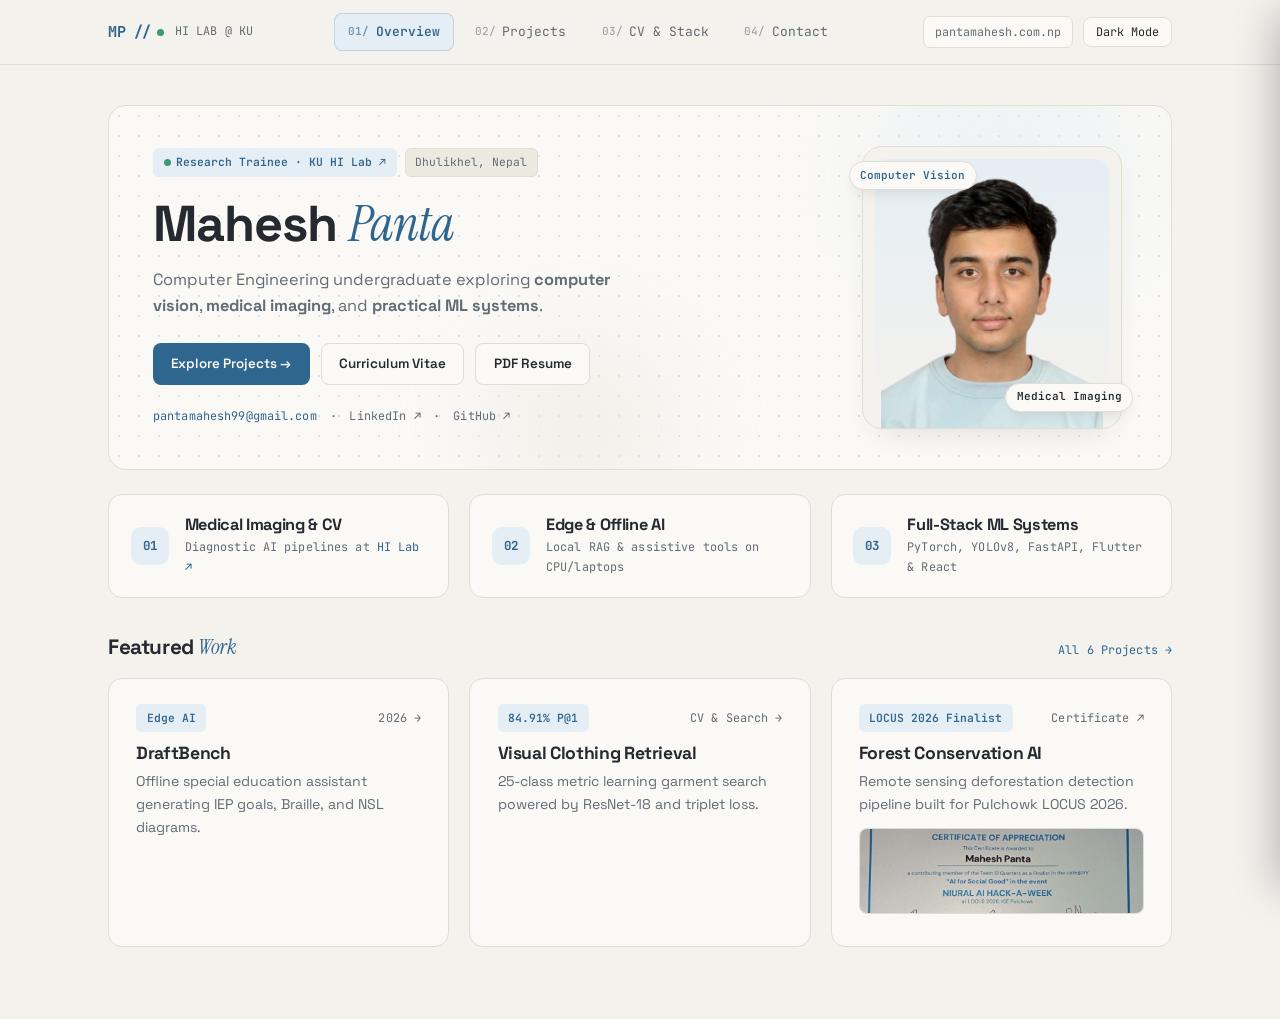
<file: index.html>
<!DOCTYPE html>
<html lang="en">
<head>
  <meta charset="UTF-8">
  <meta name="viewport" content="width=device-width, initial-scale=1.0">
  <title>Mahesh Panta — Overview</title>
  <link rel="icon" href="data:image/svg+xml,&lt;svg xmlns=%22http://www.w3.org/2000/svg%22 viewBox=%220 0 100 100%22&gt;&lt;text y=%22.9em%22 font-size=%2290%22&gt;📄&lt;/text&gt;&lt;/svg&gt;">
  <link rel="preconnect" href="https://fonts.googleapis.com">
  <link rel="preconnect" href="https://fonts.gstatic.com" crossorigin>
  <link href="https://fonts.googleapis.com/css2?family=Instrument+Serif:ital@1&family=JetBrains+Mono:wght@400;600;700&family=Space+Grotesk:wght@400;600;700&display=swap" rel="stylesheet">
  <link rel="stylesheet" href="style.css">
  <script>
    (function() {
      const t = localStorage.getItem('theme');
      if (t) document.documentElement.setAttribute('data-theme', t);
      else if (window.matchMedia('(prefers-color-scheme: dark)').matches) document.documentElement.setAttribute('data-theme', 'dark');
    })();
  </script>
</head>
<body>

  <!-- Responsive Top Navigation -->
  <header class="top-nav">
    <div class="top-nav-inner">
      <a href="./" class="brand-group">
        <span class="logo-mark">MP // <span class="status-dot"></span></span>
        <span class="mono-meta">HI LAB @ KU</span>
      </a>

      <!-- Desktop Tabs -->
      <nav class="horizontal-tabs" aria-label="Primary Navigation">
        <a href="./" class="tab-link active"><span class="num">01/</span>Overview</a>
        <a href="projects/" class="tab-link"><span class="num">02/</span>Projects</a>
        <a href="cv/" class="tab-link"><span class="num">03/</span>CV &amp; Stack</a>
        <a href="contact/" class="tab-link"><span class="num">04/</span>Contact</a>
      </nav>

      <div class="nav-actions">
        <a href="https://pantamahesh.com.np/" target="_blank" class="nav-domain">pantamahesh.com.np</a>
        <button class="theme-toggle" id="theme-toggle">Dark Mode</button>
        <button class="hamburger-btn" id="drawer-open" aria-label="Open navigation menu" aria-expanded="false" aria-controls="mobile-drawer">
          <svg width="20" height="20" viewBox="0 0 24 24" fill="none" stroke="currentColor" stroke-width="2" stroke-linecap="round">
            <line x1="3" y1="6" x2="21" y2="6"></line>
            <line x1="3" y1="12" x2="21" y2="12"></line>
            <line x1="3" y1="18" x2="21" y2="18"></line>
          </svg>
        </button>
      </div>
    </div>
  </header>

  <!-- Mobile Drawer & Backdrop -->
  <div class="drawer-backdrop" id="drawer-backdrop"></div>
  <aside class="mobile-drawer" id="mobile-drawer" aria-label="Mobile Navigation" aria-hidden="true">
    <div>
      <div class="drawer-header">
        <span class="logo-mark">MP // <span class="status-dot"></span></span>
        <button class="drawer-close" id="drawer-close" aria-label="Close navigation menu">&#x2715;</button>
      </div>

      <nav class="drawer-nav">
        <a href="./" class="drawer-link active"><span><span class="num">01/</span>Overview</span><span>&rarr;</span></a>
        <a href="projects/" class="drawer-link"><span><span class="num">02/</span>Projects</span><span>&rarr;</span></a>
        <a href="cv/" class="drawer-link"><span><span class="num">03/</span>CV &amp; Stack</span><span>&rarr;</span></a>
        <a href="contact/" class="drawer-link"><span><span class="num">04/</span>Contact</span><span>&rarr;</span></a>
      </nav>
    </div>

    <div class="drawer-footer">
      <a href="assets/MaheshPanta_CV_deeplearning.pdf" target="_blank" class="btn btn-primary" style="width: 100%;">Download PDF Resume &rarr;</a>
      <div class="drawer-socials">
        <a href="https://pantamahesh.com.np/" target="_blank">pantamahesh.com.np</a>
        <a href="https://github.com/maheshpanta333" target="_blank">GitHub &nearr;</a>
        <a href="https://www.linkedin.com/in/maheshpanta" target="_blank">LinkedIn &nearr;</a>
      </div>
    </div>
  </aside>

  <main class="canvas">
    <!-- Decorated Hero Showcase with Photo -->
    <section class="hero-stage">
      <div class="decor-orb orb-1" aria-hidden="true"></div>
      <div class="decor-orb orb-2" aria-hidden="true"></div>

      <div class="hero-grid">
        <div class="hero-copy">
          <div style="display: flex; gap: 0.5rem; flex-wrap: wrap; margin-bottom: 1rem;">
            <a href="https://hilab.ku.edu.np/" target="_blank" class="pill accent" style="text-decoration: none;">
              <span class="status-dot"></span> Research Trainee · KU HI Lab &nearr;
            </a>
            <span class="pill">Dhulikhel, Nepal</span>
          </div>

          <h1 style="font-size: clamp(2.15rem, 4.5vw, 3.15rem); margin-bottom: 0.7rem;">
            Mahesh <span class="serif-accent">Panta</span>
          </h1>

          <p style="font-size: 1.02rem; color: var(--text-muted); max-width: 500px; margin-bottom: 1.5rem;">
            Computer Engineering undergraduate exploring <strong>computer vision</strong>, <strong>medical imaging</strong>, and <strong>practical ML systems</strong>.
          </p>

          <div class="hero-cta-group">
            <a href="projects/" class="btn btn-primary cta-main">Explore Projects &rarr;</a>
            <a href="cv/" class="btn btn-outline">Curriculum Vitae</a>
            <a href="assets/MaheshPanta_CV_deeplearning.pdf" target="_blank" class="btn btn-outline">PDF Resume</a>
          </div>

          <!-- Minimal Social Links -->
          <div class="hero-social-strip">
            <a href="mailto:pantamahesh99@gmail.com" class="mono-meta" style="color: var(--accent); text-decoration: none;">pantamahesh99@gmail.com</a>
            <span class="mono-meta">&middot;</span>
            <a href="https://www.linkedin.com/in/maheshpanta" target="_blank" class="mono-meta" style="color: var(--text-muted); text-decoration: none;">LinkedIn &nearr;</a>
            <span class="mono-meta">&middot;</span>
            <a href="https://github.com/maheshpanta333" target="_blank" class="mono-meta" style="color: var(--text-muted); text-decoration: none;">GitHub &nearr;</a>
          </div>
        </div>

        <!-- Decorated Portrait Composition -->
        <div class="portrait-showcase">
          <div class="portrait-backdrop" aria-hidden="true"></div>
          <img src="assets/me%20without%20bg.png" alt="Mahesh Panta" class="portrait-img">

          <!-- Floating Domain Badges -->
          <div class="float-badge badge-top">Computer Vision</div>
          <div class="float-badge badge-bottom">Medical Imaging</div>
        </div>
      </div>
    </section>

    <!-- Visual Focus Pillars -->
    <section class="pillars-grid">
      <div class="card pillar-card">
        <div class="pillar-icon">01</div>
        <div>
          <h2 style="font-size: 1.02rem; margin-bottom: 0.2rem;">Medical Imaging &amp; CV</h2>
          <p class="mono-meta">Diagnostic AI pipelines at <a href="https://hilab.ku.edu.np/" target="_blank" style="color: var(--accent); text-decoration: none;">HI Lab &nearr;</a></p>
        </div>
      </div>

      <div class="card pillar-card">
        <div class="pillar-icon">02</div>
        <div>
          <h2 style="font-size: 1.02rem; margin-bottom: 0.2rem;">Edge &amp; Offline AI</h2>
          <p class="mono-meta">Local RAG &amp; assistive tools on CPU/laptops</p>
        </div>
      </div>

      <div class="card pillar-card">
        <div class="pillar-icon">03</div>
        <div>
          <h2 style="font-size: 1.02rem; margin-bottom: 0.2rem;">Full-Stack ML Systems</h2>
          <p class="mono-meta">PyTorch, YOLOv8, FastAPI, Flutter &amp; React</p>
        </div>
      </div>
    </section>

    <!-- Clean Selected Work Preview -->
    <section>
      <div style="display: flex; justify-content: space-between; align-items: baseline; margin-bottom: 1.1rem;">
        <h2 style="font-size: 1.3rem;">Featured <span class="serif-accent">Work</span></h2>
        <a href="projects/" class="mono-meta" style="text-decoration: none; color: var(--accent);">All 6 Projects &rarr;</a>
      </div>

      <div class="featured-grid">
        <a href="projects/" class="card work-tile">
          <div style="display: flex; justify-content: space-between; align-items: center; margin-bottom: 0.65rem;">
            <span class="pill accent">Edge AI</span>
            <span class="mono-meta">2026 &rarr;</span>
          </div>
          <h3 style="font-size: 1.1rem; margin-bottom: 0.35rem;">DraftBench</h3>
          <p style="color: var(--text-muted); font-size: 0.88rem;">
            Offline special education assistant generating IEP goals, Braille, and NSL diagrams.
          </p>
        </a>

        <a href="projects/" class="card work-tile">
          <div style="display: flex; justify-content: space-between; align-items: center; margin-bottom: 0.65rem;">
            <span class="pill accent">84.91% P@1</span>
            <span class="mono-meta">CV &amp; Search &rarr;</span>
          </div>
          <h3 style="font-size: 1.1rem; margin-bottom: 0.35rem;">Visual Clothing Retrieval</h3>
          <p style="color: var(--text-muted); font-size: 0.88rem;">
            25-class metric learning garment search powered by ResNet-18 and triplet loss.
          </p>
        </a>

        <a href="assets/locus_hack_a_week.jpg" target="_blank" class="card work-tile">
          <div style="display: flex; justify-content: space-between; align-items: center; margin-bottom: 0.65rem;">
            <span class="pill accent">LOCUS 2026 Finalist</span>
            <span class="mono-meta">Certificate &nearr;</span>
          </div>
          <h3 style="font-size: 1.1rem; margin-bottom: 0.35rem;">Forest Conservation AI</h3>
          <p style="color: var(--text-muted); font-size: 0.88rem; margin-bottom: 0.75rem;">
            Remote sensing deforestation detection pipeline built for Pulchowk LOCUS 2026.
          </p>
          <img src="assets/locus_hack_a_week.jpg" alt="LOCUS 2026 Certificate" style="width: 100%; height: 86px; object-fit: cover; border-radius: 8px; border: 1px solid var(--border-hairline);">
        </a>
      </div>
    </section>
  </main>

  <script>
    // Theme Toggle
    const toggle = document.getElementById('theme-toggle');
    const html = document.documentElement;
    const setLabel = () => toggle.textContent = html.getAttribute('data-theme') === 'dark' ? 'Bright Mode' : 'Dark Mode';
    setLabel();
    toggle.addEventListener('click', () => {
      const next = html.getAttribute('data-theme') === 'dark' ? 'light' : 'dark';
      html.setAttribute('data-theme', next);
      localStorage.setItem('theme', next);
      setLabel();
    });

    // Mobile Drawer Controller
    const drawer = document.getElementById('mobile-drawer');
    const backdrop = document.getElementById('drawer-backdrop');
    const openBtn = document.getElementById('drawer-open');
    const closeBtn = document.getElementById('drawer-close');

    function setDrawer(open) {
      drawer.classList.toggle('open', open);
      backdrop.classList.toggle('open', open);
      document.body.classList.toggle('drawer-open', open);
      openBtn.setAttribute('aria-expanded', String(open));
      drawer.setAttribute('aria-hidden', String(!open));
    }

    openBtn.addEventListener('click', () => setDrawer(true));
    closeBtn.addEventListener('click', () => setDrawer(false));
    backdrop.addEventListener('click', () => setDrawer(false));
    document.addEventListener('keydown', (e) => { if (e.key === 'Escape') setDrawer(false); });
    window.addEventListener('resize', () => { if (window.innerWidth > 820) setDrawer(false); });
  </script>

  <style>
    /* Decorated Hero Stage */
    .hero-stage {
      position: relative;
      background-color: var(--bg-card);
      background-image: radial-gradient(var(--dot-color) 1.25px, transparent 1.25px);
      background-size: 20px 20px;
      border: 1px solid var(--border-hairline);
      border-radius: 18px;
      padding: 2.5rem 2.75rem;
      margin-bottom: 1.5rem;
      overflow: hidden;
    }

    .decor-orb {
      position: absolute;
      border-radius: 50%;
      pointer-events: none;
      filter: blur(48px);
      opacity: 0.55;
    }
    .orb-1 { width: 260px; height: 260px; background: var(--accent-soft); top: -60px; right: 40px; }
    .orb-2 { width: 200px; height: 200px; background: var(--bg-subtle); bottom: -60px; left: 35%; }

    .hero-grid {
      position: relative;
      z-index: 2;
      display: grid;
      grid-template-columns: 1fr 270px;
      gap: 2.5rem;
      align-items: center;
    }

    .hero-cta-group {
      display: flex;
      gap: 0.7rem;
      flex-wrap: wrap;
      margin-bottom: 1.4rem;
    }

    .hero-social-strip {
      display: flex;
      gap: 0.8rem;
      flex-wrap: wrap;
      align-items: center;
    }

    /* Framed Portrait Composition */
    .portrait-showcase {
      position: relative;
      width: 100%;
      max-width: 260px;
      margin: 0 auto;
      padding: 1.15rem 1.15rem 0;
      border-radius: 20px;
      background: var(--bg-canvas);
      border: 1px solid var(--border-hairline);
      box-shadow: 0 14px 32px -16px rgba(0, 0, 0, 0.14);
      display: flex;
      justify-content: center;
      align-items: flex-end;
    }

    .portrait-backdrop {
      position: absolute;
      inset: 12px 12px 0;
      border-radius: 14px 14px 0 0;
      background: linear-gradient(180deg, var(--accent-soft) 0%, transparent 100%);
      z-index: 0;
    }

    .portrait-img {
      position: relative;
      z-index: 1;
      width: 100%;
      max-width: 225px;
      height: auto;
      display: block;
      object-fit: contain;
    }

    .float-badge {
      position: absolute;
      z-index: 2;
      font-family: var(--font-mono);
      font-size: 0.69rem;
      font-weight: 600;
      padding: 0.3rem 0.65rem;
      border-radius: 999px;
      background: var(--bg-card);
      color: var(--text-main);
      border: 1px solid var(--border-hairline);
      box-shadow: 0 6px 16px -6px rgba(0, 0, 0, 0.12);
      white-space: nowrap;
    }
    .badge-top { top: 14px; left: -14px; color: var(--accent); }
    .badge-bottom { bottom: 16px; right: -12px; }

    /* Focus Pillars */
    .pillars-grid {
      display: grid;
      grid-template-columns: repeat(3, 1fr);
      gap: 1.25rem;
      margin-bottom: 2.25rem;
    }

    .pillar-card {
      display: flex;
      align-items: center;
      gap: 1rem;
      padding: 1.25rem 1.35rem;
    }

    .pillar-icon {
      width: 38px;
      height: 38px;
      border-radius: 10px;
      background: var(--accent-soft);
      color: var(--accent);
      font-family: var(--font-mono);
      font-size: 0.78rem;
      font-weight: 700;
      display: flex;
      align-items: center;
      justify-content: center;
      flex-shrink: 0;
    }

    /* Featured Work Tiles */
    .featured-grid {
      display: grid;
      grid-template-columns: repeat(3, 1fr);
      gap: 1.25rem;
    }

    .work-tile {
      display: block;
      text-decoration: none;
      color: inherit;
    }

    /* Mobile Hero & Grid Adjustments */
    @media (max-width: 820px) {
      .hero-stage {
        padding: 1.5rem 1.25rem;
        border-radius: 16px;
      }
      .hero-grid {
        grid-template-columns: 1fr;
        gap: 1.75rem;
      }
      .hero-cta-group {
        gap: 0.5rem;
      }
      .hero-cta-group .btn {
        min-height: 40px;
        padding: 0.48rem 0.92rem;
        font-size: 0.81rem;
        white-space: nowrap;
      }
      .portrait-showcase {
        max-width: 245px;
      }
      .badge-top { left: 8px; top: 10px; }
      .badge-bottom { right: 8px; bottom: 12px; }
      .pillars-grid,
      .featured-grid {
        grid-template-columns: 1fr;
        gap: 1rem;
      }
    }

    @media (max-width: 420px) {
      .hero-cta-group .cta-main {
        width: 100%;
      }
      .hero-cta-group .btn-outline {
        flex: 1 1 auto;
      }
    }
  </style>
</body>
</html>
</file>
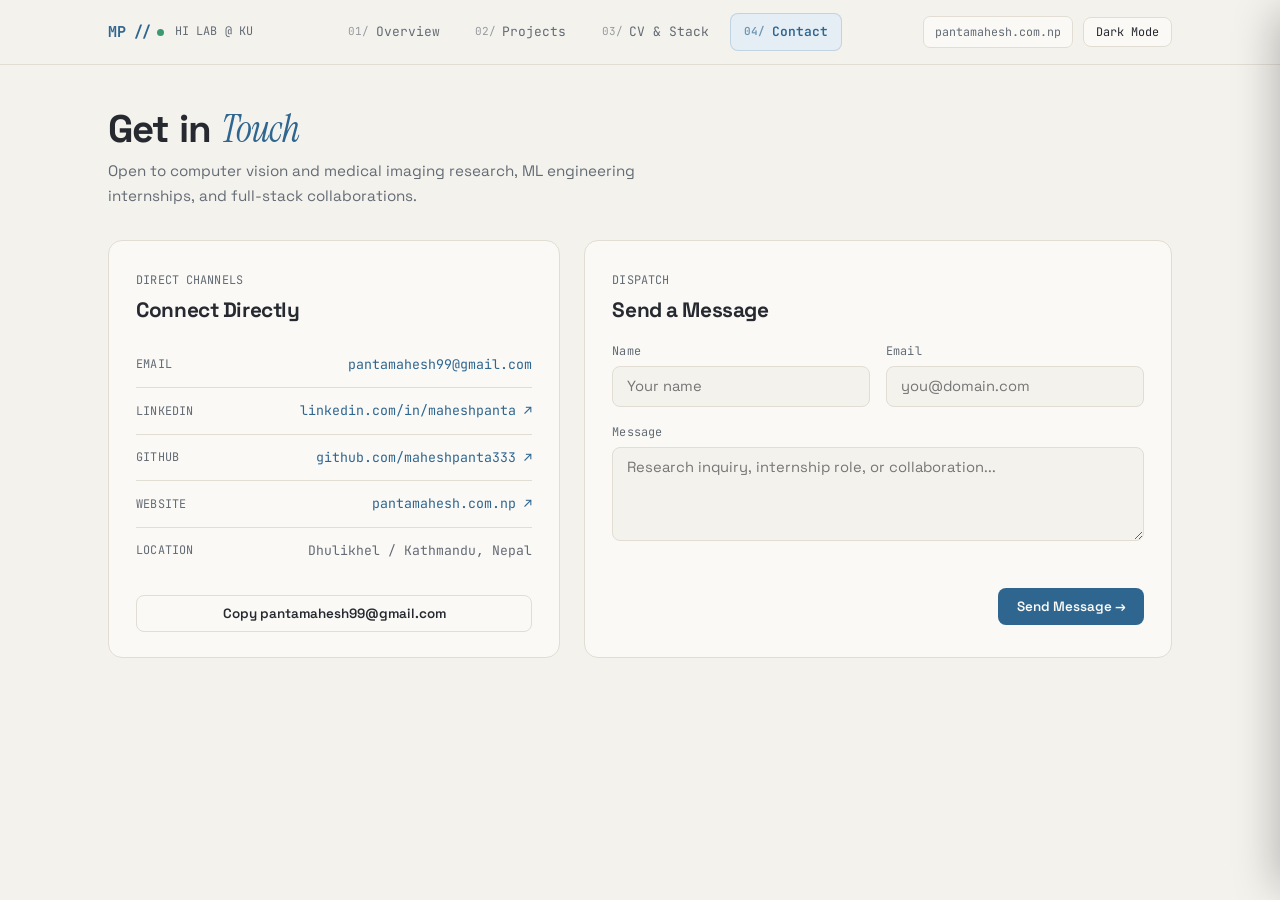
<file: contact/index.html>
<!DOCTYPE html>
<html lang="en">
<head>
  <meta charset="UTF-8">
  <meta name="viewport" content="width=device-width, initial-scale=1.0">
  <title>Mahesh Panta — Contact</title>
  <link rel="icon" href="data:image/svg+xml,&lt;svg xmlns=%22http://www.w3.org/2000/svg%22 viewBox=%220 0 100 100%22&gt;&lt;text y=%22.9em%22 font-size=%2290%22&gt;📄&lt;/text&gt;&lt;/svg&gt;">
  <link rel="preconnect" href="https://fonts.googleapis.com">
  <link rel="preconnect" href="https://fonts.gstatic.com" crossorigin>
  <link href="https://fonts.googleapis.com/css2?family=Instrument+Serif:ital@1&family=JetBrains+Mono:wght@400;600;700&family=Space+Grotesk:wght@400;600;700&display=swap" rel="stylesheet">
  <link rel="stylesheet" href="../style.css">
  <script>
    (function() {
      const t = localStorage.getItem('theme');
      if (t) document.documentElement.setAttribute('data-theme', t);
      else if (window.matchMedia('(prefers-color-scheme: dark)').matches) document.documentElement.setAttribute('data-theme', 'dark');
    })();
  </script>
</head>
<body>

  <!-- Responsive Top Navigation -->
  <header class="top-nav">
    <div class="top-nav-inner">
      <a href="../" class="brand-group">
        <span class="logo-mark">MP // <span class="status-dot"></span></span>
        <span class="mono-meta">HI LAB @ KU</span>
      </a>

      <!-- Desktop Tabs -->
      <nav class="horizontal-tabs" aria-label="Primary Navigation">
        <a href="../" class="tab-link"><span class="num">01/</span>Overview</a>
        <a href="../projects/" class="tab-link"><span class="num">02/</span>Projects</a>
        <a href="../cv/" class="tab-link"><span class="num">03/</span>CV &amp; Stack</a>
        <a href="../contact/" class="tab-link active"><span class="num">04/</span>Contact</a>
      </nav>

      <div class="nav-actions">
        <a href="https://pantamahesh.com.np/" target="_blank" class="nav-domain">pantamahesh.com.np</a>
        <button class="theme-toggle" id="theme-toggle">Dark Mode</button>
        <button class="hamburger-btn" id="drawer-open" aria-label="Open navigation menu" aria-expanded="false" aria-controls="mobile-drawer">
          <svg width="20" height="20" viewBox="0 0 24 24" fill="none" stroke="currentColor" stroke-width="2" stroke-linecap="round">
            <line x1="3" y1="6" x2="21" y2="6"></line>
            <line x1="3" y1="12" x2="21" y2="12"></line>
            <line x1="3" y1="18" x2="21" y2="18"></line>
          </svg>
        </button>
      </div>
    </div>
  </header>

  <!-- Mobile Drawer & Backdrop -->
  <div class="drawer-backdrop" id="drawer-backdrop"></div>
  <aside class="mobile-drawer" id="mobile-drawer" aria-label="Mobile Navigation" aria-hidden="true">
    <div>
      <div class="drawer-header">
        <span class="logo-mark">MP // <span class="status-dot"></span></span>
        <button class="drawer-close" id="drawer-close" aria-label="Close navigation menu">&#x2715;</button>
      </div>

      <nav class="drawer-nav">
        <a href="../" class="drawer-link"><span><span class="num">01/</span>Overview</span><span>&rarr;</span></a>
        <a href="../projects/" class="drawer-link"><span><span class="num">02/</span>Projects</span><span>&rarr;</span></a>
        <a href="../cv/" class="drawer-link"><span><span class="num">03/</span>CV &amp; Stack</span><span>&rarr;</span></a>
        <a href="../contact/" class="drawer-link active"><span><span class="num">04/</span>Contact</span><span>&rarr;</span></a>
      </nav>
    </div>

    <div class="drawer-footer">
      <a href="../assets/mecv.pdf" target="_blank" class="btn btn-primary" style="width: 100%;">Download PDF Resume &rarr;</a>
      <div class="drawer-socials">
        <a href="https://pantamahesh.com.np/" target="_blank">pantamahesh.com.np</a>
        <a href="https://github.com/maheshpanta333" target="_blank">GitHub &nearr;</a>
        <a href="https://www.linkedin.com/in/maheshpanta" target="_blank">LinkedIn &nearr;</a>
      </div>
    </div>
  </aside>

  <main class="canvas">
    <header class="page-header">
      <h1>Get in <span class="serif-accent">Touch</span></h1>
      <p class="subtitle">Open to computer vision and medical imaging research, ML engineering internships, and full-stack collaborations.</p>
    </header>

    <div class="contact-layout">
      <!-- Direct Channels -->
      <div class="card" style="display: flex; flex-direction: column; justify-content: space-between;">
        <div>
          <span class="mono-meta">DIRECT CHANNELS</span>
          <h2 style="font-size: 1.3rem; margin: 0.35rem 0 1.15rem;">Connect Directly</h2>

          <div class="channel-row">
            <span class="mono-meta channel-label">EMAIL</span>
            <a href="mailto:pantamahesh99@gmail.com" class="channel-link">pantamahesh99@gmail.com</a>
          </div>

          <div class="channel-row">
            <span class="mono-meta channel-label">LINKEDIN</span>
            <a href="https://www.linkedin.com/in/maheshpanta" target="_blank" class="channel-link">linkedin.com/in/maheshpanta &nearr;</a>
          </div>

          <div class="channel-row">
            <span class="mono-meta channel-label">GITHUB</span>
            <a href="https://github.com/maheshpanta333" target="_blank" class="channel-link">github.com/maheshpanta333 &nearr;</a>
          </div>

          <div class="channel-row">
            <span class="mono-meta channel-label">WEBSITE</span>
            <a href="https://pantamahesh.com.np/" target="_blank" class="channel-link">pantamahesh.com.np &nearr;</a>
          </div>

          <div class="channel-row" style="border-bottom: none;">
            <span class="mono-meta channel-label">LOCATION</span>
            <span class="channel-value">Dhulikhel / Kathmandu, Nepal</span>
          </div>
        </div>

        <div style="margin-top: 1.35rem;">
          <button type="button" class="btn btn-outline" id="copy-email" style="width: 100%;">Copy pantamahesh99@gmail.com</button>
        </div>
      </div>

      <!-- Web3Forms Contact Dispatch with hCaptcha -->
      <form class="card" id="contact-form" action="https://api.web3forms.com/submit" method="POST">
        <input type="hidden" name="access_key" value="22d8c28b-e865-47aa-b0ec-d91a9cfa376f">
        <input type="hidden" name="subject" value="New Portfolio Message — pantamahesh.com.np">
        <input type="hidden" name="from_name" value="Mahesh Panta Portfolio">
        <input type="checkbox" name="botcheck" style="display: none;">

        <span class="mono-meta">DISPATCH</span>
        <h2 style="font-size: 1.3rem; margin: 0.35rem 0 1.15rem;">Send a Message</h2>

        <div style="display: flex; flex-direction: column; gap: 1rem;">
          <div class="form-row-split">
            <div>
              <label for="sender-name" class="mono-meta" style="display: block; margin-bottom: 0.3rem;">Name</label>
              <input id="sender-name" type="text" name="name" required placeholder="Your name" class="form-input">
            </div>
            <div>
              <label for="sender-email" class="mono-meta" style="display: block; margin-bottom: 0.3rem;">Email</label>
              <input id="sender-email" type="email" name="email" required placeholder="you@domain.com" class="form-input">
            </div>
          </div>

          <div>
            <label for="sender-message" class="mono-meta" style="display: block; margin-bottom: 0.3rem;">Message</label>
            <textarea id="sender-message" name="message" rows="4" required placeholder="Research inquiry, internship role, or collaboration..." class="form-input" style="resize: vertical;"></textarea>
          </div>

          <!-- Web3Forms Built-In hCaptcha -->
          <div class="captcha-wrap">
            <div class="h-captcha" data-captcha="true"></div>
          </div>

          <div class="form-submit-row">
            <span id="form-status" class="mono-meta" aria-live="polite"></span>
            <button type="submit" id="submit-btn" class="btn btn-primary">Send Message &rarr;</button>
          </div>
        </div>
      </form>
    </div>
  </main>

  <!-- Web3Forms Client Script for hCaptcha -->
  <script src="https://web3forms.com/client/script.js" async defer></script>

  <script>
    const MY_EMAIL = 'pantamahesh99@gmail.com';

    // Theme Toggle
    const toggle = document.getElementById('theme-toggle');
    const html = document.documentElement;
    const setLabel = () => toggle.textContent = html.getAttribute('data-theme') === 'dark' ? 'Bright Mode' : 'Dark Mode';
    setLabel();
    toggle.addEventListener('click', () => {
      const next = html.getAttribute('data-theme') === 'dark' ? 'light' : 'dark';
      html.setAttribute('data-theme', next);
      localStorage.setItem('theme', next);
      setLabel();
    });

    // Mobile Drawer Controller
    const drawer = document.getElementById('mobile-drawer');
    const backdrop = document.getElementById('drawer-backdrop');
    const openBtn = document.getElementById('drawer-open');
    const closeBtn = document.getElementById('drawer-close');

    function setDrawer(open) {
      drawer.classList.toggle('open', open);
      backdrop.classList.toggle('open', open);
      document.body.classList.toggle('drawer-open', open);
      openBtn.setAttribute('aria-expanded', String(open));
      drawer.setAttribute('aria-hidden', String(!open));
    }

    openBtn.addEventListener('click', () => setDrawer(true));
    closeBtn.addEventListener('click', () => setDrawer(false));
    backdrop.addEventListener('click', () => setDrawer(false));
    document.addEventListener('keydown', (e) => { if (e.key === 'Escape') setDrawer(false); });
    window.addEventListener('resize', () => { if (window.innerWidth > 820) setDrawer(false); });

    // Copy Email
    document.getElementById('copy-email').addEventListener('click', function() {
      navigator.clipboard.writeText(MY_EMAIL).then(() => {
        const original = this.textContent;
        this.textContent = 'Copied to Clipboard!';
        setTimeout(() => this.textContent = original, 2000);
      });
    });

    // Web3Forms Submission
    document.getElementById('contact-form').addEventListener('submit', async function(e) {
      e.preventDefault();
      const status = document.getElementById('form-status');
      const btn = document.getElementById('submit-btn');
      const formData = new FormData(this);

      const captchaToken = formData.get('h-captcha-response');
      if (!captchaToken) {
        status.style.color = '#C0392B';
        status.textContent = 'Please complete the captcha verification first.';
        return;
      }

      btn.disabled = true;
      btn.textContent = 'Sending...';
      status.style.color = 'var(--text-muted)';
      status.textContent = 'Sending message...';

      try {
        const response = await fetch('https://api.web3forms.com/submit', {
          method: 'POST',
          headers: { 'Accept': 'application/json' },
          body: formData
        });
        const result = await response.json();

        if (response.ok && result.success) {
          status.style.color = '#3D9970';
          status.textContent = 'Message sent! I will get back to you soon.';
          this.reset();
          if (window.hcaptcha) {
            window.hcaptcha.reset();
          }
        } else {
          throw new Error(result.message || 'Submission failed');
        }
      } catch (err) {
        status.style.color = '#C0392B';
        status.textContent = 'Could not send via form. Please use Copy Email.';
      } finally {
        btn.disabled = false;
        btn.textContent = 'Send Message \u2192';
      }
    });
  </script>

  <style>
    .contact-layout { display: grid; grid-template-columns: 1fr 1.3fr; gap: 1.5rem; }
    .form-row-split { display: grid; grid-template-columns: 1fr 1fr; gap: 1rem; }

    .channel-row {
      display: flex;
      justify-content: space-between;
      align-items: center;
      padding: 0.75rem 0;
      border-bottom: 1px solid var(--border-hairline);
      gap: 0.75rem;
    }

    .channel-label {
      flex-shrink: 0;
    }

    .channel-link {
      font-family: var(--font-mono);
      font-size: 0.83rem;
      color: var(--accent);
      text-decoration: none;
      text-align: right;
      overflow-wrap: anywhere;
    }
    .channel-link:hover {
      text-decoration: underline;
    }

    .channel-value {
      font-family: var(--font-mono);
      font-size: 0.82rem;
      color: var(--text-muted);
      text-align: right;
    }

    .form-input {
      width: 100%;
      padding: 0.65rem 0.85rem;
      background: var(--bg-canvas);
      border: 1px solid var(--border-hairline);
      border-radius: 8px;
      color: var(--text-main);
      font-family: var(--font-sans);
      font-size: 0.92rem;
      transition: border-color 0.15s;
    }
    .form-input:focus { outline: none; border-color: var(--accent); }

    .captcha-wrap {
      overflow: hidden;
      padding-top: 0.15rem;
    }

    .form-submit-row {
      display: flex;
      align-items: center;
      justify-content: space-between;
      flex-wrap: wrap;
      gap: 0.75rem;
      margin-top: 0.25rem;
    }

    /* Mobile Contact Fixes */
    @media (max-width: 820px) {
      .contact-layout { grid-template-columns: 1fr; gap: 1.25rem; }
      .form-row-split { grid-template-columns: 1fr; gap: 0.85rem; }
      .channel-row {
        flex-direction: column;
        align-items: flex-start;
        gap: 0.25rem;
        padding: 0.72rem 0;
      }
      .channel-link,
      .channel-value {
        text-align: left;
        font-size: 0.84rem;
        width: 100%;
      }
      .form-input {
        font-size: 16px; /* Prevents iOS Safari auto-zoom on focus */
      }
      .form-submit-row .btn {
        width: 100%;
      }
    }

    @media (max-width: 380px) {
      .captcha-wrap .h-captcha {
        transform: scale(0.86);
        transform-origin: left center;
      }
    }
  </style>
</body>
</html>
</file>
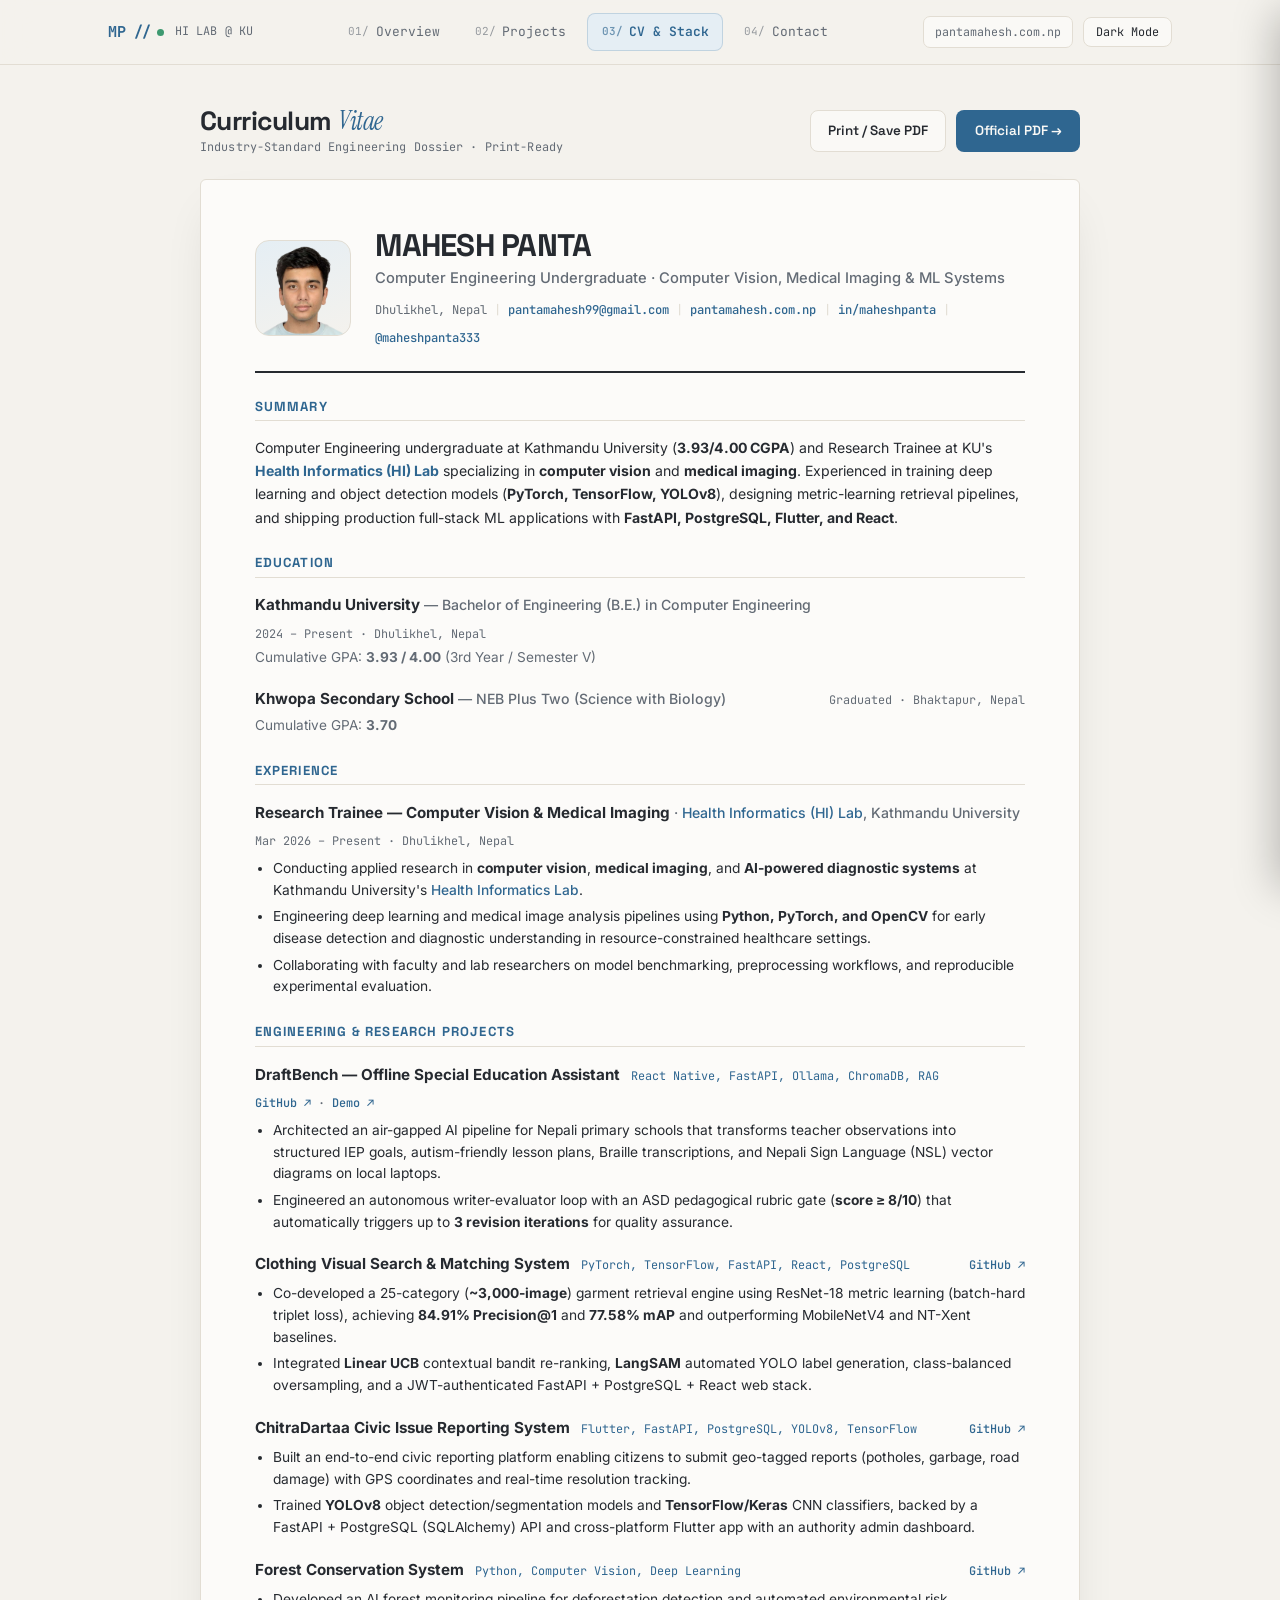
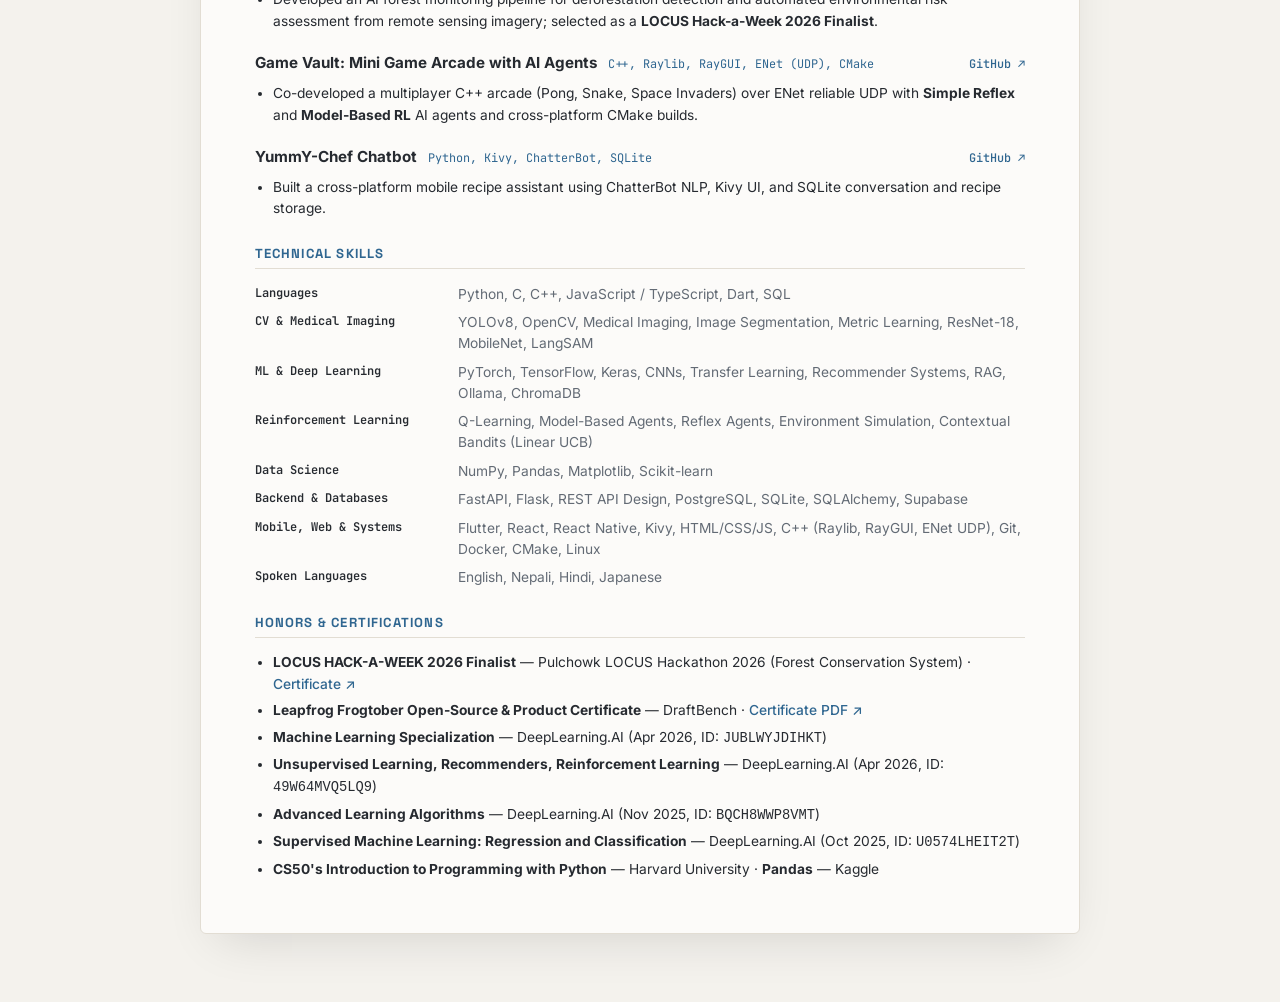
<file: cv/index.html>
<!DOCTYPE html>
<html lang="en">

<head>
  <meta charset="UTF-8">
  <meta name="viewport" content="width=device-width, initial-scale=1.0">
  <title>Mahesh Panta — Curriculum Vitae</title>
  <link rel="icon"
    href="data:image/svg+xml,&lt;svg xmlns=%22http://www.w3.org/2000/svg%22 viewBox=%220 0 100 100%22&gt;&lt;text y=%22.9em%22 font-size=%2290%22&gt;📄&lt;/text&gt;&lt;/svg&gt;">
  <link rel="preconnect" href="https://fonts.googleapis.com">
  <link rel="preconnect" href="https://fonts.gstatic.com" crossorigin>
  <link
    href="https://fonts.googleapis.com/css2?family=Instrument+Serif:ital@1&family=Inter:wght@400;500;600;700&family=JetBrains+Mono:wght@400;500;600;700&family=Space+Grotesk:wght@600;700&display=swap"
    rel="stylesheet">
  <link rel="stylesheet" href="../style.css">
  <script>
    (function () {
      const t = localStorage.getItem('theme');
      if (t) document.documentElement.setAttribute('data-theme', t);
      else if (window.matchMedia('(prefers-color-scheme: dark)').matches) document.documentElement.setAttribute('data-theme', 'dark');
    })();
  </script>
</head>

<body>

  <!-- Responsive Top Navigation -->
  <header class="top-nav">
    <div class="top-nav-inner">
      <a href="../" class="brand-group">
        <span class="logo-mark">MP // <span class="status-dot"></span></span>
        <span class="mono-meta">HI LAB @ KU</span>
      </a>

      <!-- Desktop Tabs -->
      <nav class="horizontal-tabs" aria-label="Primary Navigation">
        <a href="../" class="tab-link"><span class="num">01/</span>Overview</a>
        <a href="../projects/" class="tab-link"><span class="num">02/</span>Projects</a>
        <a href="../cv/" class="tab-link active"><span class="num">03/</span>CV &amp; Stack</a>
        <a href="../contact/" class="tab-link"><span class="num">04/</span>Contact</a>
      </nav>

      <div class="nav-actions">
        <a href="https://pantamahesh.com.np/" target="_blank" class="nav-domain">pantamahesh.com.np</a>
        <button class="theme-toggle" id="theme-toggle">Dark Mode</button>
        <button class="hamburger-btn" id="drawer-open" aria-label="Open navigation menu" aria-expanded="false"
          aria-controls="mobile-drawer">
          <svg width="20" height="20" viewBox="0 0 24 24" fill="none" stroke="currentColor" stroke-width="2"
            stroke-linecap="round">
            <line x1="3" y1="6" x2="21" y2="6"></line>
            <line x1="3" y1="12" x2="21" y2="12"></line>
            <line x1="3" y1="18" x2="21" y2="18"></line>
          </svg>
        </button>
      </div>
    </div>
  </header>

  <!-- Mobile Drawer & Backdrop -->
  <div class="drawer-backdrop" id="drawer-backdrop"></div>
  <aside class="mobile-drawer" id="mobile-drawer" aria-label="Mobile Navigation" aria-hidden="true">
    <div>
      <div class="drawer-header">
        <span class="logo-mark">MP // <span class="status-dot"></span></span>
        <button class="drawer-close" id="drawer-close" aria-label="Close navigation menu">&#x2715;</button>
      </div>

      <nav class="drawer-nav">
        <a href="../" class="drawer-link"><span><span class="num">01/</span>Overview</span><span>&rarr;</span></a>
        <a href="../projects/" class="drawer-link"><span><span class="num">02/</span>Projects</span><span>&rarr;</span></a>
        <a href="../cv/" class="drawer-link active"><span><span class="num">03/</span>CV &amp; Stack</span><span>&rarr;</span></a>
        <a href="../contact/" class="drawer-link"><span><span class="num">04/</span>Contact</span><span>&rarr;</span></a>
      </nav>
    </div>

    <div class="drawer-footer">
      <a href="../assets/MaheshPanta_CV_deeplearning.pdf" target="_blank" class="btn btn-primary"
        style="width: 100%;">Download PDF Resume &rarr;</a>
      <div class="drawer-socials">
        <a href="https://pantamahesh.com.np/" target="_blank">pantamahesh.com.np</a>
        <a href="https://github.com/maheshpanta333" target="_blank">GitHub &nearr;</a>
        <a href="https://www.linkedin.com/in/maheshpanta" target="_blank">LinkedIn &nearr;</a>
      </div>
    </div>
  </aside>

  <main class="canvas">
    <!-- Action Toolbar (Hidden on Print) -->
    <div class="no-print cv-toolbar">
      <div>
        <h1 style="font-size: 1.65rem;">Curriculum <span class="serif-accent">Vitae</span></h1>
        <p class="mono-meta">Industry-Standard Engineering Dossier · Print-Ready</p>
      </div>
      <div class="cv-toolbar-btns">
        <button onclick="window.print()" class="btn btn-outline">Print / Save PDF</button>
        <a href="../assets/MaheshPanta_CV_deeplearning.pdf" target="_blank" class="btn btn-primary">Official PDF &rarr;</a>
      </div>
    </div>

    <!-- Executive Paper CV Sheet -->
    <article class="cv-sheet">
      <!-- Header: Framed Portrait + Name + Single-Line Clickable Handles -->
      <header class="cv-head">
        <div class="cv-photo-box">
          <img src="../assets/me%20without%20bg.png" alt="Mahesh Panta" class="cv-photo">
        </div>

        <div class="cv-head-info">
          <div class="cv-title-row">
            <h2 class="cv-name">Mahesh Panta</h2>
          </div>
          <p class="cv-headline">Computer Engineering Undergraduate · Computer Vision, Medical Imaging &amp; ML Systems</p>

          <!-- Single-Line Inline Clickable Contact & Username Links -->
          <div class="cv-links-line" aria-label="Contact and social profiles">
            <span class="cv-loc">Dhulikhel, Nepal</span>
            <span class="cv-sep">|</span>
            <a href="mailto:pantamahesh99@gmail.com" class="cv-handle"
              title="Email Mahesh Panta">pantamahesh99@gmail.com</a>
            <span class="cv-sep">|</span>
            <a href="https://pantamahesh.com.np/" target="_blank" class="cv-handle"
              title="Portfolio Website">pantamahesh.com.np</a>
            <span class="cv-sep">|</span>
            <a href="https://www.linkedin.com/in/maheshpanta" target="_blank" class="cv-handle"
              title="LinkedIn Profile">in/maheshpanta</a>
            <span class="cv-sep">|</span>
            <a href="https://github.com/maheshpanta333" target="_blank" class="cv-handle"
              title="GitHub Profile">@maheshpanta333</a>
          </div>
        </div>
      </header>

      <!-- 01. Executive Summary -->
      <section class="cv-block">
        <h3 class="cv-heading">Summary</h3>
        <p class="cv-summary-text">
          Computer Engineering undergraduate at Kathmandu University (<strong>3.93/4.00 CGPA</strong>) and Research
          Trainee at KU's <a href="https://hilab.ku.edu.np/" target="_blank" class="cv-inline-link"><strong>Health
              Informatics (HI) Lab</strong></a> specializing in <strong>computer vision</strong> and <strong>medical
            imaging</strong>. Experienced in training deep learning and object detection models (<strong>PyTorch,
            TensorFlow, YOLOv8</strong>), designing metric-learning retrieval pipelines, and shipping production
          full-stack ML applications with <strong>FastAPI, PostgreSQL, Flutter, and React</strong>.
        </p>
      </section>

      <!-- 02. Education -->
      <section class="cv-block">
        <h3 class="cv-heading">Education</h3>

        <div class="cv-item">
          <div class="cv-item-top">
            <div>
              <span class="cv-role">Kathmandu University</span>
              <span class="cv-org"> — Bachelor of Engineering (B.E.) in Computer Engineering</span>
            </div>
            <span class="cv-meta-right">2024 – Present · Dhulikhel, Nepal</span>
          </div>
          <div class="cv-item-sub">
            Cumulative GPA: <strong>3.93 / 4.00</strong> (3rd Year / Semester V)
          </div>
        </div>

        <div class="cv-item">
          <div class="cv-item-top">
            <div>
              <span class="cv-role">Khwopa Secondary School</span>
              <span class="cv-org"> — NEB Plus Two (Science with Biology)</span>
            </div>
            <span class="cv-meta-right">Graduated · Bhaktapur, Nepal</span>
          </div>
          <div class="cv-item-sub">
            Cumulative GPA: <strong>3.70</strong>
          </div>
        </div>
      </section>

      <!-- 03. Research Experience -->
      <section class="cv-block">
        <h3 class="cv-heading">Experience</h3>

        <div class="cv-item">
          <div class="cv-item-top">
            <div>
              <span class="cv-role">Research Trainee — Computer Vision &amp; Medical Imaging</span>
              <span class="cv-org"> · <a href="https://hilab.ku.edu.np/" target="_blank" class="cv-inline-link">Health
                  Informatics (HI) Lab</a>, Kathmandu University</span>
            </div>
            <span class="cv-meta-right">Mar 2026 – Present · Dhulikhel, Nepal</span>
          </div>
          <ul class="cv-list">
            <li>Conducting applied research in <strong>computer vision</strong>, <strong>medical imaging</strong>, and
              <strong>AI-powered diagnostic systems</strong> at Kathmandu University's <a
                href="https://hilab.ku.edu.np/" target="_blank" class="cv-inline-link">Health Informatics Lab</a>.</li>
            <li>Engineering deep learning and medical image analysis pipelines using <strong>Python, PyTorch, and
                OpenCV</strong> for early disease detection and diagnostic understanding in resource-constrained
              healthcare settings.</li>
            <li>Collaborating with faculty and lab researchers on model benchmarking, preprocessing workflows, and
              reproducible experimental evaluation.</li>
          </ul>
        </div>
      </section>

      <!-- 04. Selected Engineering & Research Projects -->
      <section class="cv-block">
        <h3 class="cv-heading">Engineering &amp; Research Projects</h3>

        <div class="cv-item">
          <div class="cv-item-top">
            <div>
              <span class="cv-role">DraftBench — Offline Special Education Assistant</span>
              <span class="cv-tech">React Native, FastAPI, Ollama, ChromaDB, RAG</span>
            </div>
            <span class="cv-meta-right">
              <a href="https://github.com/UltimateDH/DraftBench" target="_blank" class="cv-inline-link">GitHub
                &nearr;</a> &middot;
              <a href="https://www.youtube.com/watch?v=JI5m0mv-ijM" target="_blank" class="cv-inline-link">Demo
                &nearr;</a>
            </span>
          </div>
          <ul class="cv-list">
            <li>Architected an air-gapped AI pipeline for Nepali primary schools that transforms teacher observations
              into structured IEP goals, autism-friendly lesson plans, Braille transcriptions, and Nepali Sign Language
              (NSL) vector diagrams on local laptops.</li>
            <li>Engineered an autonomous writer-evaluator loop with an ASD pedagogical rubric gate (<strong>score &ge;
                8/10</strong>) that automatically triggers up to <strong>3 revision iterations</strong> for quality
              assurance.</li>
          </ul>
        </div>

        <div class="cv-item">
          <div class="cv-item-top">
            <div>
              <span class="cv-role">Clothing Visual Search &amp; Matching System</span>
              <span class="cv-tech">PyTorch, TensorFlow, FastAPI, React, PostgreSQL</span>
            </div>
            <span class="cv-meta-right">
              <a href="https://github.com/UltimateDH/Computer-Vision-Project-Sem-4" target="_blank"
                class="cv-inline-link">GitHub &nearr;</a>
            </span>
          </div>
          <ul class="cv-list">
            <li>Co-developed a 25-category (<strong>~3,000-image</strong>) garment retrieval engine using ResNet-18
              metric learning (batch-hard triplet loss), achieving <strong>84.91% Precision@1</strong> and
              <strong>77.58% mAP</strong> and outperforming MobileNetV4 and NT-Xent baselines.</li>
            <li>Integrated <strong>Linear UCB</strong> contextual bandit re-ranking, <strong>LangSAM</strong> automated
              YOLO label generation, class-balanced oversampling, and a JWT-authenticated FastAPI + PostgreSQL + React
              web stack.</li>
          </ul>
        </div>

        <div class="cv-item">
          <div class="cv-item-top">
            <div>
              <span class="cv-role">ChitraDartaa Civic Issue Reporting System</span>
              <span class="cv-tech">Flutter, FastAPI, PostgreSQL, YOLOv8, TensorFlow</span>
            </div>
            <span class="cv-meta-right">
              <a href="https://github.com/maheshpanta333/ChitraDartaa-A-Civic-Issue-Reporting-System" target="_blank"
                class="cv-inline-link">GitHub &nearr;</a>
            </span>
          </div>
          <ul class="cv-list">
            <li>Built an end-to-end civic reporting platform enabling citizens to submit geo-tagged reports (potholes,
              garbage, road damage) with GPS coordinates and real-time resolution tracking.</li>
            <li>Trained <strong>YOLOv8</strong> object detection/segmentation models and
              <strong>TensorFlow/Keras</strong> CNN classifiers, backed by a FastAPI + PostgreSQL (SQLAlchemy) API and
              cross-platform Flutter app with an authority admin dashboard.</li>
          </ul>
        </div>

        <div class="cv-item">
          <div class="cv-item-top">
            <div>
              <span class="cv-role">Forest Conservation System</span>
              <span class="cv-tech">Python, Computer Vision, Deep Learning</span>
            </div>
            <span class="cv-meta-right">
              <a href="https://github.com/maheshpanta333/Forest-Conservation-System" target="_blank"
                class="cv-inline-link">GitHub &nearr;</a>
            </span>
          </div>
          <ul class="cv-list">
            <li>Developed an AI forest monitoring pipeline for deforestation detection and automated environmental risk
              assessment from remote sensing imagery; selected as a <strong>LOCUS Hack-a-Week 2026 Finalist</strong>.
            </li>
          </ul>
        </div>

        <div class="cv-item">
          <div class="cv-item-top">
            <div>
              <span class="cv-role">Game Vault: Mini Game Arcade with AI Agents</span>
              <span class="cv-tech">C++, Raylib, RayGUI, ENet (UDP), CMake</span>
            </div>
            <span class="cv-meta-right">
              <a href="https://github.com/maheshpanta333/GameVault-Public" target="_blank" class="cv-inline-link">GitHub
                &nearr;</a>
            </span>
          </div>
          <ul class="cv-list">
            <li>Co-developed a multiplayer C++ arcade (Pong, Snake, Space Invaders) over ENet reliable UDP with
              <strong>Simple Reflex</strong> and <strong>Model-Based RL</strong> AI agents and cross-platform CMake
              builds.</li>
          </ul>
        </div>

        <div class="cv-item">
          <div class="cv-item-top">
            <div>
              <span class="cv-role">YummY-Chef Chatbot</span>
              <span class="cv-tech">Python, Kivy, ChatterBot, SQLite</span>
            </div>
            <span class="cv-meta-right">
              <a href="https://github.com/maheshpanta333/YummY-Chef_Chatbot" target="_blank"
                class="cv-inline-link">GitHub &nearr;</a>
            </span>
          </div>
          <ul class="cv-list">
            <li>Built a cross-platform mobile recipe assistant using ChatterBot NLP, Kivy UI, and SQLite conversation
              and recipe storage.</li>
          </ul>
        </div>
      </section>

      <!-- 05. Technical Skills Matrix -->
      <section class="cv-block">
        <h3 class="cv-heading">Technical Skills</h3>
        <div class="cv-matrix">
          <div class="cv-cat">Languages</div>
          <div class="cv-val">Python, C, C++, JavaScript / TypeScript, Dart, SQL</div>

          <div class="cv-cat">CV &amp; Medical Imaging</div>
          <div class="cv-val">YOLOv8, OpenCV, Medical Imaging, Image Segmentation, Metric Learning, ResNet-18,
            MobileNet, LangSAM</div>

          <div class="cv-cat">ML &amp; Deep Learning</div>
          <div class="cv-val">PyTorch, TensorFlow, Keras, CNNs, Transfer Learning, Recommender Systems, RAG, Ollama,
            ChromaDB</div>

          <div class="cv-cat">Reinforcement Learning</div>
          <div class="cv-val">Q-Learning, Model-Based Agents, Reflex Agents, Environment Simulation, Contextual Bandits
            (Linear UCB)</div>

          <div class="cv-cat">Data Science</div>
          <div class="cv-val">NumPy, Pandas, Matplotlib, Scikit-learn</div>

          <div class="cv-cat">Backend &amp; Databases</div>
          <div class="cv-val">FastAPI, Flask, REST API Design, PostgreSQL, SQLite, SQLAlchemy, Supabase</div>

          <div class="cv-cat">Mobile, Web &amp; Systems</div>
          <div class="cv-val">Flutter, React, React Native, Kivy, HTML/CSS/JS, C++ (Raylib, RayGUI, ENet UDP), Git,
            Docker, CMake, Linux</div>

          <div class="cv-cat">Spoken Languages</div>
          <div class="cv-val">English, Nepali, Hindi, Japanese</div>
        </div>
      </section>

      <!-- 06. Honors & Verified Certifications -->
      <section class="cv-block">
        <h3 class="cv-heading">Honors &amp; Certifications</h3>
        <ul class="cv-list">
          <li><strong>LOCUS HACK-A-WEEK 2026 Finalist</strong> — Pulchowk LOCUS Hackathon 2026 (Forest Conservation
            System) &middot; <a href="../assets/locus_hack_a_week.jpg" target="_blank"
              class="cv-inline-link">Certificate &nearr;</a></li>
          <li><strong>Leapfrog Frogtober Open-Source &amp; Product Certificate</strong> — DraftBench &middot; <a
              href="../assets/leapfrog_frogtober_certificate_draftbench.pdf" target="_blank"
              class="cv-inline-link">Certificate PDF &nearr;</a></li>
          <li><strong>Machine Learning Specialization</strong> — DeepLearning.AI (Apr 2026, ID:
            <code>JUBLWYJDIHKT</code>)</li>
          <li><strong>Unsupervised Learning, Recommenders, Reinforcement Learning</strong> — DeepLearning.AI (Apr 2026,
            ID: <code>49W64MVQ5LQ9</code>)</li>
          <li><strong>Advanced Learning Algorithms</strong> — DeepLearning.AI (Nov 2025, ID: <code>BQCH8WWP8VMT</code>)
          </li>
          <li><strong>Supervised Machine Learning: Regression and Classification</strong> — DeepLearning.AI (Oct 2025,
            ID: <code>U0574LHEIT2T</code>)</li>
          <li><strong>CS50's Introduction to Programming with Python</strong> — Harvard University &middot;
            <strong>Pandas</strong> — Kaggle</li>
        </ul>
      </section>
    </article>
  </main>

  <script>
    // Theme Toggle
    const toggle = document.getElementById('theme-toggle');
    const html = document.documentElement;
    const setLabel = () => toggle.textContent = html.getAttribute('data-theme') === 'dark' ? 'Bright Mode' : 'Dark Mode';
    setLabel();
    toggle.addEventListener('click', () => {
      const next = html.getAttribute('data-theme') === 'dark' ? 'light' : 'dark';
      html.setAttribute('data-theme', next);
      localStorage.setItem('theme', next);
      setLabel();
    });

    // Mobile Drawer Controller
    const drawer = document.getElementById('mobile-drawer');
    const backdrop = document.getElementById('drawer-backdrop');
    const openBtn = document.getElementById('drawer-open');
    const closeBtn = document.getElementById('drawer-close');

    function setDrawer(open) {
      drawer.classList.toggle('open', open);
      backdrop.classList.toggle('open', open);
      document.body.classList.toggle('drawer-open', open);
      openBtn.setAttribute('aria-expanded', String(open));
      drawer.setAttribute('aria-hidden', String(!open));
    }

    openBtn.addEventListener('click', () => setDrawer(true));
    closeBtn.addEventListener('click', () => setDrawer(false));
    backdrop.addEventListener('click', () => setDrawer(false));
    document.addEventListener('keydown', (e) => { if (e.key === 'Escape') setDrawer(false); });
    window.addEventListener('resize', () => { if (window.innerWidth > 820) setDrawer(false); });
  </script>

  <style>
    .cv-toolbar {
      max-width: 880px;
      margin: 0 auto 1.35rem;
      display: flex;
      justify-content: space-between;
      align-items: center;
      flex-wrap: wrap;
      gap: 1rem;
    }

    .cv-toolbar-btns {
      display: flex;
      gap: 0.65rem;
      flex-wrap: wrap;
    }

    .cv-sheet {
      max-width: 880px;
      margin: 0 auto;
      background: var(--paper-bg);
      border: 1px solid var(--border-hairline);
      border-radius: 6px;
      padding: 3rem 3.35rem;
      box-shadow: 0 20px 48px -18px rgba(0, 0, 0, 0.14);
      font-family: 'Inter', system-ui, -apple-system, sans-serif;
    }

    /* Header Layout */
    .cv-head {
      display: flex;
      align-items: center;
      gap: 1.5rem;
      padding-bottom: 1.35rem;
      border-bottom: 2px solid var(--text-main);
      margin-bottom: 1.6rem;
    }

    .cv-photo-box {
      width: 96px;
      height: 96px;
      border-radius: 14px;
      overflow: hidden;
      flex-shrink: 0;
      background: linear-gradient(160deg, var(--accent-soft), var(--bg-canvas));
      border: 1px solid var(--border-hairline);
      display: flex;
      align-items: flex-end;
      justify-content: center;
    }

    .cv-photo {
      width: 100%;
      height: 100%;
      object-fit: cover;
      object-position: top center;
      display: block;
    }

    .cv-head-info {
      flex: 1;
      min-width: 0;
    }

    .cv-title-row {
      display: flex;
      align-items: center;
      justify-content: space-between;
      flex-wrap: wrap;
      gap: 0.65rem;
    }

    .cv-name {
      font-family: var(--font-sans);
      font-size: 1.95rem;
      font-weight: 700;
      letter-spacing: -0.025em;
      text-transform: uppercase;
      line-height: 1.1;
    }

    .cv-headline {
      font-size: 0.92rem;
      font-weight: 500;
      color: var(--text-muted);
      margin-top: 0.3rem;
    }

    /* Single-Line Clickable Handle Links */
    .cv-links-line {
      display: flex;
      align-items: center;
      flex-wrap: wrap;
      gap: 0.45rem;
      margin-top: 0.65rem;
      font-family: var(--font-mono);
      font-size: 0.76rem;
    }

    .cv-loc {
      color: var(--text-muted);
      white-space: nowrap;
    }

    .cv-sep {
      color: var(--border-hairline);
      user-select: none;
    }

    .cv-handle {
      color: var(--accent);
      text-decoration: none;
      font-weight: 500;
      white-space: nowrap;
      border-bottom: 1px solid transparent;
      transition: border-color 0.15s ease;
    }

    .cv-handle:hover {
      border-bottom-color: var(--accent);
    }

    /* Sections */
    .cv-block {
      margin-bottom: 1.65rem;
    }

    .cv-block:last-child {
      margin-bottom: 0;
    }

    .cv-heading {
      font-family: var(--font-sans);
      font-size: 0.82rem;
      font-weight: 700;
      letter-spacing: 0.09em;
      text-transform: uppercase;
      color: var(--accent);
      border-bottom: 1.5px solid var(--border-hairline);
      padding-bottom: 0.35rem;
      margin-bottom: 0.9rem;
    }

    .cv-summary-text {
      font-size: 0.88rem;
      line-height: 1.65;
      color: var(--text-main);
    }

    .cv-item {
      margin-bottom: 1.1rem;
    }

    .cv-item:last-child {
      margin-bottom: 0;
    }

    .cv-item-top {
      display: flex;
      justify-content: space-between;
      align-items: baseline;
      flex-wrap: wrap;
      gap: 0.4rem;
    }

    .cv-role {
      font-size: 0.95rem;
      font-weight: 700;
      color: var(--text-main);
    }

    .cv-org {
      font-size: 0.88rem;
      font-weight: 500;
      color: var(--text-muted);
    }

    .cv-tech {
      font-family: var(--font-mono);
      font-size: 0.74rem;
      color: var(--accent);
      margin-left: 0.45rem;
    }

    .cv-meta-right {
      font-family: var(--font-mono);
      font-size: 0.74rem;
      color: var(--text-muted);
      white-space: nowrap;
    }

    .cv-item-sub {
      font-size: 0.85rem;
      color: var(--text-muted);
      margin-top: 0.15rem;
    }

    .cv-list {
      margin-top: 0.42rem;
      padding-left: 1.15rem;
      font-size: 0.86rem;
      line-height: 1.58;
      color: var(--text-main);
    }

    .cv-list li {
      margin-bottom: 0.3rem;
    }

    .cv-inline-link {
      color: var(--accent);
      text-decoration: none;
      font-weight: 500;
    }

    .cv-inline-link:hover {
      text-decoration: underline;
    }

    /* Skills Matrix */
    .cv-matrix {
      display: grid;
      grid-template-columns: 185px 1fr;
      gap: 0.48rem 1.15rem;
      font-size: 0.86rem;
      line-height: 1.52;
    }

    .cv-cat {
      font-family: var(--font-mono);
      font-size: 0.75rem;
      font-weight: 600;
      color: var(--text-main);
    }

    .cv-val {
      color: var(--text-muted);
    }

    /* Mobile CV & Drawer Fixes (<= 820px) */
    @media (max-width: 820px) {
      .drawer-link {
        white-space: nowrap;
      }

      .cv-toolbar-btns {
        width: 100%;
        display: grid;
        grid-template-columns: 1fr 1fr;
      }

      .cv-sheet {
        padding: 1.35rem 1.1rem;
        overflow-wrap: break-word;
      }

      .cv-head {
        flex-direction: column;
        align-items: flex-start;
        gap: 1rem;
      }

      .cv-head-info {
        width: 100%;
      }

      .cv-name {
        font-size: 1.65rem;
      }

      .cv-sep {
        display: none;
      }

      .cv-links-line {
        gap: 0.4rem;
      }

      .cv-loc,
      .cv-handle {
        padding: 0.32rem 0.6rem;
        border-radius: 6px;
        background: var(--bg-canvas);
        border: 1px solid var(--border-hairline);
        font-size: 0.72rem;
        white-space: normal;
        overflow-wrap: anywhere;
      }

      .cv-item-top {
        flex-direction: column;
        align-items: flex-start;
        gap: 0.25rem;
      }

      .cv-meta-right {
        white-space: normal;
      }

      .cv-tech {
        display: block;
        margin-left: 0;
        margin-top: 0.15rem;
      }

      .cv-matrix {
        grid-template-columns: 1fr;
        gap: 0.18rem;
      }

      .cv-cat {
        margin-top: 0.45rem;
      }
    }

    @media print {
      body {
        background: #FFFFFF !important;
        color: #000000 !important;
      }

      .top-nav,
      .no-print,
      .mobile-drawer,
      .drawer-backdrop {
        display: none !important;
      }

      .canvas {
        padding: 0 !important;
        max-width: 100% !important;
      }

      .cv-sheet {
        box-shadow: none !important;
        border: none !important;
        padding: 0 !important;
        max-width: 100% !important;
        background: #FFFFFF !important;
        color: #000000 !important;
      }

      .cv-handle,
      .cv-inline-link,
      .cv-heading,
      .cv-tech {
        color: #000000 !important;
        background: transparent !important;
        border: none !important;
        padding: 0 !important;
      }
    }
  </style>
</body>

</html>
</file>
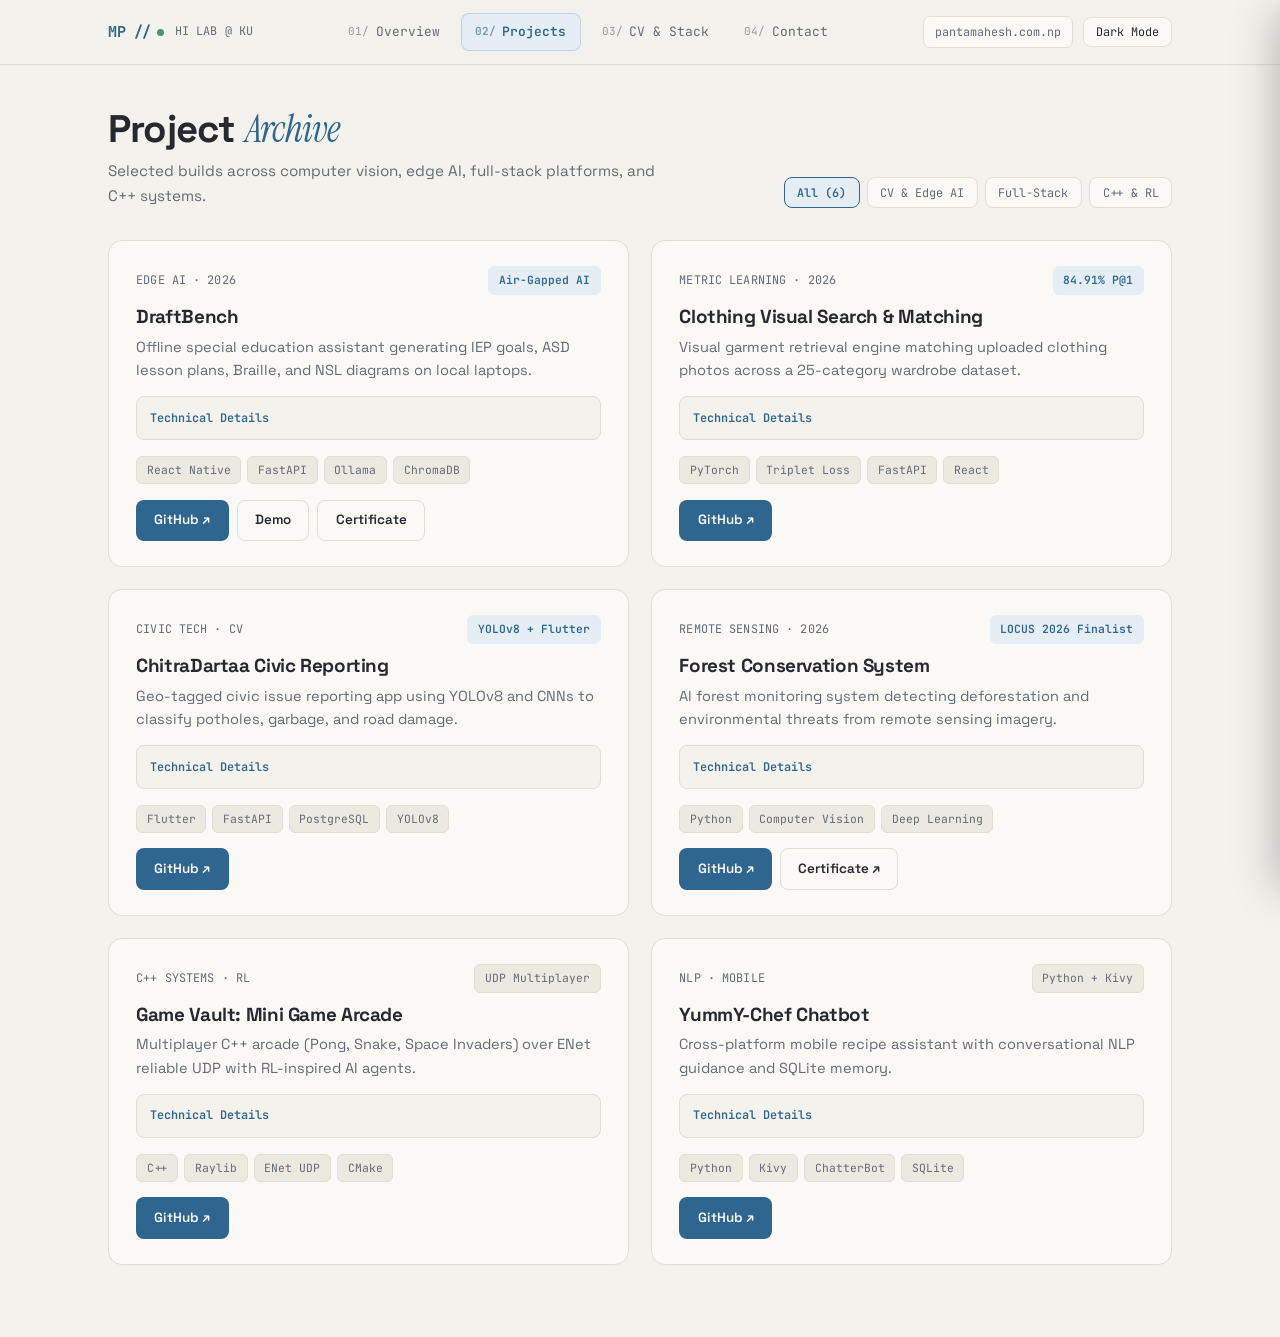
<file: projects/index.html>
<!DOCTYPE html>
<html lang="en">
<head>
  <meta charset="UTF-8">
  <meta name="viewport" content="width=device-width, initial-scale=1.0">
  <title>Mahesh Panta — Projects</title>
  <link rel="icon" href="data:image/svg+xml,&lt;svg xmlns=%22http://www.w3.org/2000/svg%22 viewBox=%220 0 100 100%22&gt;&lt;text y=%22.9em%22 font-size=%2290%22&gt;📄&lt;/text&gt;&lt;/svg&gt;">
  <link href="https://fonts.googleapis.com/css2?family=Instrument+Serif:ital@1&family=JetBrains+Mono:wght@400;600;700&family=Space+Grotesk:wght@400;600;700&display=swap" rel="stylesheet">
  <link rel="stylesheet" href="../style.css">
  <script>
    (function() {
      const t = localStorage.getItem('theme');
      if (t) document.documentElement.setAttribute('data-theme', t);
      else if (window.matchMedia('(prefers-color-scheme: dark)').matches) document.documentElement.setAttribute('data-theme', 'dark');
    })();
  </script>
</head>
<body>

  <!-- Responsive Top Navigation -->
  <header class="top-nav">
    <div class="top-nav-inner">
      <a href="../" class="brand-group">
        <span class="logo-mark">MP // <span class="status-dot"></span></span>
        <span class="mono-meta">HI LAB @ KU</span>
      </a>

      <!-- Desktop Tabs -->
      <nav class="horizontal-tabs" aria-label="Primary Navigation">
        <a href="../" class="tab-link"><span class="num">01/</span>Overview</a>
        <a href="../projects/" class="tab-link active"><span class="num">02/</span>Projects</a>
        <a href="../cv/" class="tab-link"><span class="num">03/</span>CV &amp; Stack</a>
        <a href="../contact/" class="tab-link"><span class="num">04/</span>Contact</a>
      </nav>

      <div class="nav-actions">
        <a href="https://pantamahesh.com.np/" target="_blank" class="nav-domain">pantamahesh.com.np</a>
        <button class="theme-toggle" id="theme-toggle">Dark Mode</button>
        <button class="hamburger-btn" id="drawer-open" aria-label="Open navigation menu" aria-expanded="false" aria-controls="mobile-drawer">
          <svg width="20" height="20" viewBox="0 0 24 24" fill="none" stroke="currentColor" stroke-width="2" stroke-linecap="round">
            <line x1="3" y1="6" x2="21" y2="6"></line>
            <line x1="3" y1="12" x2="21" y2="12"></line>
            <line x1="3" y1="18" x2="21" y2="18"></line>
          </svg>
        </button>
      </div>
    </div>
  </header>

  <!-- Mobile Drawer & Backdrop -->
  <div class="drawer-backdrop" id="drawer-backdrop"></div>
  <aside class="mobile-drawer" id="mobile-drawer" aria-label="Mobile Navigation" aria-hidden="true">
    <div>
      <div class="drawer-header">
        <span class="logo-mark">MP // <span class="status-dot"></span></span>
        <button class="drawer-close" id="drawer-close" aria-label="Close navigation menu">&#x2715;</button>
      </div>

      <nav class="drawer-nav">
        <a href="../" class="drawer-link"><span><span class="num">01/</span>Overview</span><span>&rarr;</span></a>
        <a href="../projects/" class="drawer-link active"><span><span class="num">02/</span>Projects</span><span>&rarr;</span></a>
        <a href="../cv/" class="drawer-link"><span><span class="num">03/</span>CV &amp; Stack</span><span>&rarr;</span></a>
        <a href="../contact/" class="drawer-link"><span><span class="num">04/</span>Contact</span><span>&rarr;</span></a>
      </nav>
    </div>

    <div class="drawer-footer">
      <a href="../assets/MaheshPanta_CV_deeplearning.pdf" target="_blank" class="btn btn-primary" style="width: 100%;">Download PDF Resume &rarr;</a>
      <div class="drawer-socials">
        <a href="https://pantamahesh.com.np/" target="_blank">pantamahesh.com.np</a>
        <a href="https://github.com/maheshpanta333" target="_blank">GitHub &nearr;</a>
        <a href="https://www.linkedin.com/in/maheshpanta" target="_blank">LinkedIn &nearr;</a>
      </div>
    </div>
  </aside>

  <main class="canvas">
    <header class="page-header projects-header">
      <div>
        <h1>Project <span class="serif-accent">Archive</span></h1>
        <p class="subtitle">Selected builds across computer vision, edge AI, full-stack platforms, and C++ systems.</p>
      </div>

      <div class="filter-bar" role="group" aria-label="Filter projects">
        <button class="filter-btn active" data-filter="all">All (6)</button>
        <button class="filter-btn" data-filter="cv">CV &amp; Edge AI</button>
        <button class="filter-btn" data-filter="fullstack">Full-Stack</button>
        <button class="filter-btn" data-filter="systems">C++ &amp; RL</button>
      </div>
    </header>

    <div class="bento-grid">
      <!-- 1. DraftBench -->
      <article class="card project-card" data-category="cv fullstack">
        <div>
          <div style="display: flex; justify-content: space-between; align-items: center; margin-bottom: 0.65rem;">
            <span class="mono-meta">EDGE AI · 2026</span>
            <span class="pill accent">Air-Gapped AI</span>
          </div>
          <h2 style="font-size: 1.18rem; margin-bottom: 0.45rem;">DraftBench</h2>
          <p class="project-lead">
            Offline special education assistant generating IEP goals, ASD lesson plans, Braille, and NSL diagrams on local laptops.
          </p>

          <details class="tech-drawer">
            <summary>Technical Details</summary>
            <ul>
              <li>Built an air-gapped pipeline for Nepali primary schools using React Native, FastAPI, Ollama, and ChromaDB RAG.</li>
              <li>Implemented a writer-evaluator loop with an ASD rubric gate (&ge;8/10) triggering up to 3 automatic revisions.</li>
            </ul>
          </details>
        </div>

        <div>
          <div class="tag-row">
            <span class="pill">React Native</span>
            <span class="pill">FastAPI</span>
            <span class="pill">Ollama</span>
            <span class="pill">ChromaDB</span>
          </div>
          <div class="action-row">
            <a href="https://github.com/UltimateDH/DraftBench" target="_blank" class="btn btn-primary">GitHub &nearr;</a>
            <a href="https://www.youtube.com/watch?v=JI5m0mv-ijM" target="_blank" class="btn btn-outline">Demo</a>
            <a href="../assets/leapfrog_frogtober_certificate_draftbench.pdf" target="_blank" class="btn btn-outline">Certificate</a>
          </div>
        </div>
      </article>

      <!-- 2. Clothing Visual Search -->
      <article class="card project-card" data-category="cv fullstack">
        <div>
          <div style="display: flex; justify-content: space-between; align-items: center; margin-bottom: 0.65rem;">
            <span class="mono-meta">METRIC LEARNING · 2026</span>
            <span class="pill accent">84.91% P@1</span>
          </div>
          <h2 style="font-size: 1.18rem; margin-bottom: 0.45rem;">Clothing Visual Search &amp; Matching</h2>
          <p class="project-lead">
            Visual garment retrieval engine matching uploaded clothing photos across a 25-category wardrobe dataset.
          </p>

          <details class="tech-drawer">
            <summary>Technical Details</summary>
            <ul>
              <li>Achieved <strong>84.91% P@1</strong> and <strong>77.58% mAP</strong> with ResNet-18 and batch-hard triplet loss, beating MobileNetV4 and NT-Xent baselines.</li>
              <li>Added Linear UCB bandit re-ranking, LangSAM auto-labeling, and a JWT-authenticated FastAPI + PostgreSQL + React stack.</li>
            </ul>
          </details>
        </div>

        <div>
          <div class="tag-row">
            <span class="pill">PyTorch</span>
            <span class="pill">Triplet Loss</span>
            <span class="pill">FastAPI</span>
            <span class="pill">React</span>
          </div>
          <div class="action-row">
            <a href="https://github.com/UltimateDH/Computer-Vision-Project-Sem-4" target="_blank" class="btn btn-primary">GitHub &nearr;</a>
          </div>
        </div>
      </article>

      <!-- 3. ChitraDartaa -->
      <article class="card project-card" data-category="cv fullstack">
        <div>
          <div style="display: flex; justify-content: space-between; align-items: center; margin-bottom: 0.65rem;">
            <span class="mono-meta">CIVIC TECH · CV</span>
            <span class="pill accent">YOLOv8 + Flutter</span>
          </div>
          <h2 style="font-size: 1.18rem; margin-bottom: 0.45rem;">ChitraDartaa Civic Reporting</h2>
          <p class="project-lead">
            Geo-tagged civic issue reporting app using YOLOv8 and CNNs to classify potholes, garbage, and road damage.
          </p>

          <details class="tech-drawer">
            <summary>Technical Details</summary>
            <ul>
              <li>Trained YOLOv8 detection/segmentation models and TensorFlow/Keras CNN classifiers for automated issue triage.</li>
              <li>Built a FastAPI + PostgreSQL (SQLAlchemy) backend and Flutter mobile app with GPS mapping and authority dashboard.</li>
            </ul>
          </details>
        </div>

        <div>
          <div class="tag-row">
            <span class="pill">Flutter</span>
            <span class="pill">FastAPI</span>
            <span class="pill">PostgreSQL</span>
            <span class="pill">YOLOv8</span>
          </div>
          <div class="action-row">
            <a href="https://github.com/maheshpanta333/ChitraDartaa-A-Civic-Issue-Reporting-System" target="_blank" class="btn btn-primary">GitHub &nearr;</a>
          </div>
        </div>
      </article>

      <!-- 4. Forest Conservation System -->
      <article class="card project-card" data-category="cv">
        <div>
          <div style="display: flex; justify-content: space-between; align-items: center; margin-bottom: 0.65rem;">
            <span class="mono-meta">REMOTE SENSING · 2026</span>
            <span class="pill accent">LOCUS 2026 Finalist</span>
          </div>
          <h2 style="font-size: 1.18rem; margin-bottom: 0.45rem;">Forest Conservation System</h2>
          <p class="project-lead">
            AI forest monitoring system detecting deforestation and environmental threats from remote sensing imagery.
          </p>

          <details class="tech-drawer">
            <summary>Technical Details</summary>
            <ul>
              <li>Applied deep learning change-detection pipelines for forest cover classification and environmental risk scoring.</li>
              <li>Selected as a Finalist at Pulchowk LOCUS Hackathon 2026.</li>
            </ul>
          </details>
        </div>

        <div>
          <div class="tag-row">
            <span class="pill">Python</span>
            <span class="pill">Computer Vision</span>
            <span class="pill">Deep Learning</span>
          </div>
          <div class="action-row">
            <a href="https://github.com/maheshpanta333/Forest-Conservation-System" target="_blank" class="btn btn-primary">GitHub &nearr;</a>
            <a href="../assets/locus_hack_a_week.jpg" target="_blank" class="btn btn-outline">Certificate &nearr;</a>
          </div>
        </div>
      </article>

      <!-- 5. Game Vault -->
      <article class="card project-card" data-category="systems">
        <div>
          <div style="display: flex; justify-content: space-between; align-items: center; margin-bottom: 0.65rem;">
            <span class="mono-meta">C++ SYSTEMS · RL</span>
            <span class="pill">UDP Multiplayer</span>
          </div>
          <h2 style="font-size: 1.18rem; margin-bottom: 0.45rem;">Game Vault: Mini Game Arcade</h2>
          <p class="project-lead">
            Multiplayer C++ arcade (Pong, Snake, Space Invaders) over ENet reliable UDP with RL-inspired AI agents.
          </p>

          <details class="tech-drawer">
            <summary>Technical Details</summary>
            <ul>
              <li>Implemented Simple Reflex and Model-Based AI opponents alongside real-time UDP networking and CMake builds.</li>
            </ul>
          </details>
        </div>

        <div>
          <div class="tag-row">
            <span class="pill">C++</span>
            <span class="pill">Raylib</span>
            <span class="pill">ENet UDP</span>
            <span class="pill">CMake</span>
          </div>
          <div class="action-row">
            <a href="https://github.com/maheshpanta333/GameVault-Public" target="_blank" class="btn btn-primary">GitHub &nearr;</a>
          </div>
        </div>
      </article>

      <!-- 6. YummY-Chef Chatbot -->
      <article class="card project-card" data-category="fullstack">
        <div>
          <div style="display: flex; justify-content: space-between; align-items: center; margin-bottom: 0.65rem;">
            <span class="mono-meta">NLP · MOBILE</span>
            <span class="pill">Python + Kivy</span>
          </div>
          <h2 style="font-size: 1.18rem; margin-bottom: 0.45rem;">YummY-Chef Chatbot</h2>
          <p class="project-lead">
            Cross-platform mobile recipe assistant with conversational NLP guidance and SQLite memory.
          </p>

          <details class="tech-drawer">
            <summary>Technical Details</summary>
            <ul>
              <li>Built with ChatterBot NLP, Kivy cross-platform UI, and persistent SQLite conversation and recipe storage.</li>
            </ul>
          </details>
        </div>

        <div>
          <div class="tag-row">
            <span class="pill">Python</span>
            <span class="pill">Kivy</span>
            <span class="pill">ChatterBot</span>
            <span class="pill">SQLite</span>
          </div>
          <div class="action-row">
            <a href="https://github.com/maheshpanta333/YummY-Chef_Chatbot" target="_blank" class="btn btn-primary">GitHub &nearr;</a>
          </div>
        </div>
      </article>
    </div>
  </main>

  <script>
    // Theme Toggle
    const toggle = document.getElementById('theme-toggle');
    const html = document.documentElement;
    const setLabel = () => toggle.textContent = html.getAttribute('data-theme') === 'dark' ? 'Bright Mode' : 'Dark Mode';
    setLabel();
    toggle.addEventListener('click', () => {
      const next = html.getAttribute('data-theme') === 'dark' ? 'light' : 'dark';
      html.setAttribute('data-theme', next);
      localStorage.setItem('theme', next);
      setLabel();
    });

    // Mobile Drawer Controller
    const drawer = document.getElementById('mobile-drawer');
    const backdrop = document.getElementById('drawer-backdrop');
    const openBtn = document.getElementById('drawer-open');
    const closeBtn = document.getElementById('drawer-close');

    function setDrawer(open) {
      drawer.classList.toggle('open', open);
      backdrop.classList.toggle('open', open);
      document.body.classList.toggle('drawer-open', open);
      openBtn.setAttribute('aria-expanded', String(open));
      drawer.setAttribute('aria-hidden', String(!open));
    }

    openBtn.addEventListener('click', () => setDrawer(true));
    closeBtn.addEventListener('click', () => setDrawer(false));
    backdrop.addEventListener('click', () => setDrawer(false));
    document.addEventListener('keydown', (e) => { if (e.key === 'Escape') setDrawer(false); });
    window.addEventListener('resize', () => { if (window.innerWidth > 820) setDrawer(false); });

    // Project Filters
    const filterBtns = document.querySelectorAll('.filter-btn');
    const cards = document.querySelectorAll('.project-card');
    filterBtns.forEach(btn => {
      btn.addEventListener('click', () => {
        filterBtns.forEach(b => b.classList.remove('active'));
        btn.classList.add('active');
        const filter = btn.dataset.filter;
        cards.forEach(card => {
          const cats = card.dataset.category || '';
          card.style.display = (filter === 'all' || cats.includes(filter)) ? 'flex' : 'none';
        });
      });
    });
  </script>

  <style>
    .projects-header {
      display: flex;
      justify-content: space-between;
      align-items: flex-end;
      flex-wrap: wrap;
      gap: 1rem;
    }

    .filter-bar { display: flex; gap: 0.45rem; flex-wrap: wrap; }
    .filter-btn {
      font-family: var(--font-mono);
      font-size: 0.74rem;
      padding: 0.42rem 0.78rem;
      border-radius: 8px;
      border: 1px solid var(--border-hairline);
      background: var(--bg-card);
      color: var(--text-muted);
      cursor: pointer;
      transition: all 0.15s ease;
    }
    .filter-btn:hover { color: var(--text-main); border-color: var(--accent); }
    .filter-btn.active { background: var(--accent-soft); color: var(--accent); border-color: var(--accent); font-weight: 600; }

    .bento-grid { display: grid; grid-template-columns: repeat(2, 1fr); gap: 1.4rem; }
    .project-card { display: flex; flex-direction: column; justify-content: space-between; }

    .project-lead {
      color: var(--text-muted);
      font-size: 0.91rem;
      margin-bottom: 0.85rem;
    }

    /* Collapsible Technical Details */
    .tech-drawer {
      margin-bottom: 1rem;
      border-radius: 8px;
      background: var(--bg-canvas);
      border: 1px solid var(--border-hairline);
      padding: 0.55rem 0.8rem;
    }
    .tech-drawer summary {
      font-family: var(--font-mono);
      font-size: 0.74rem;
      color: var(--accent);
      cursor: pointer;
      user-select: none;
      font-weight: 600;
      min-height: 24px;
      display: flex;
      align-items: center;
    }
    .tech-drawer ul {
      margin-top: 0.55rem;
      padding-left: 1.1rem;
      font-size: 0.84rem;
      color: var(--text-muted);
    }
    .tech-drawer li { margin-bottom: 0.3rem; }

    .tag-row {
      display: flex;
      gap: 0.38rem;
      flex-wrap: wrap;
      margin-bottom: 0.95rem;
    }

    .action-row {
      display: flex;
      gap: 0.5rem;
      flex-wrap: wrap;
    }

    @media (max-width: 820px) {
      .bento-grid { grid-template-columns: 1fr; gap: 1.1rem; }
      .filter-bar {
        width: 100%;
        display: grid;
        grid-template-columns: repeat(2, 1fr);
        gap: 0.45rem;
      }
      .filter-btn {
        min-height: 40px;
        text-align: center;
      }
    }
  </style>
</body>
</html>
</file>
<file: style.css>
/* ===== CSS Reset & Eye-Comfort Design Tokens ===== */
*, *::before, *::after { box-sizing: border-box; margin: 0; padding: 0; }

:root {
  /* Light Mode — Warm Alabaster & Calm Slate (Zero Glare) */
  --bg-canvas: #F4F2ED;
  --bg-card: #FAF9F6;
  --bg-subtle: #ECE9E1;
  --bg-nav: rgba(244, 242, 237, 0.9);
  --paper-bg: #FCFBF9;
  --text-main: #262A30;
  --text-muted: #636B75;
  --border-hairline: #E2DDD3;
  --accent: #2F6690;
  --accent-soft: #E5EEF4;
  --dot-color: rgba(47, 102, 144, 0.16);

  --nav-height: 64px;
  --max-width: 1120px;
  --font-sans: 'Space Grotesk', system-ui, -apple-system, sans-serif;
  --font-serif: 'Instrument Serif', Georgia, serif;
  --font-mono: 'JetBrains Mono', 'Fira Code', monospace;
}

[data-theme="dark"] {
  /* Dark Mode — Matte Dimmed Slate (Low Contrast Strain) */
  --bg-canvas: #15171C;
  --bg-card: #1C1F26;
  --bg-subtle: #232730;
  --bg-nav: rgba(21, 23, 28, 0.9);
  --paper-bg: #1B1E25;
  --text-main: #DCE0E8;
  --text-muted: #8E96A4;
  --border-hairline: #2B303C;
  --accent: #7BA4C7;
  --accent-soft: rgba(123, 164, 199, 0.14);
  --dot-color: rgba(123, 164, 199, 0.16);
}

html { scroll-behavior: smooth; overflow-x: hidden; }
body {
  font-family: var(--font-sans);
  background-color: var(--bg-canvas);
  color: var(--text-main);
  line-height: 1.62;
  min-height: 100vh;
  -webkit-font-smoothing: antialiased;
  transition: background-color 0.2s ease, color 0.2s ease;
}

body.drawer-open {
  overflow: hidden;
}

/* ===== View Transitions ===== */
@view-transition { navigation: auto; }
::view-transition-old(root) { animation: 0.15s ease-out both fade-out; }
::view-transition-new(root) { animation: 0.15s ease-in both fade-in; }
@keyframes fade-out { to { opacity: 0; } }
@keyframes fade-in { from { opacity: 0; } }

/* ===== Horizontal Top Navigation (Desktop) ===== */
.top-nav {
  position: sticky;
  top: 0;
  z-index: 100;
  background: var(--bg-nav);
  backdrop-filter: blur(14px);
  -webkit-backdrop-filter: blur(14px);
  border-bottom: 1px solid var(--border-hairline);
}

.top-nav-inner {
  max-width: var(--max-width);
  margin: 0 auto;
  padding: 0 1.75rem;
  min-height: var(--nav-height);
  display: flex;
  align-items: center;
  justify-content: space-between;
  gap: 1.25rem;
}

.brand-group {
  display: flex;
  align-items: center;
  gap: 0.65rem;
  text-decoration: none;
  flex-shrink: 0;
}

.logo-mark {
  font-family: var(--font-mono);
  font-weight: 700;
  font-size: 0.94rem;
  letter-spacing: -0.4px;
  color: var(--accent);
  display: flex;
  align-items: center;
  gap: 0.4rem;
}

.status-dot {
  display: inline-block;
  width: 7px;
  height: 7px;
  background-color: #3D9970;
  border-radius: 50%;
  animation: pulse 2.5s infinite;
}
@keyframes pulse { 0%, 100% { opacity: 1; } 50% { opacity: 0.4; } }

.horizontal-tabs {
  display: flex;
  align-items: center;
  gap: 0.4rem;
}

.tab-link {
  font-family: var(--font-mono);
  text-decoration: none;
  color: var(--text-muted);
  padding: 0.46rem 0.85rem;
  border-radius: 8px;
  font-size: 0.81rem;
  white-space: nowrap;
  display: inline-flex;
  align-items: center;
  gap: 0.38rem;
  transition: all 0.16s ease;
  border: 1px solid transparent;
}
.tab-link:hover { color: var(--text-main); background-color: var(--bg-card); }
.tab-link.active {
  color: var(--accent);
  background-color: var(--accent-soft);
  border-color: rgba(47, 102, 144, 0.2);
  font-weight: 600;
}
.tab-link .num { font-size: 0.69rem; opacity: 0.65; }

.nav-actions {
  display: flex;
  align-items: center;
  gap: 0.65rem;
}

.nav-domain {
  font-family: var(--font-mono);
  font-size: 0.73rem;
  color: var(--text-muted);
  text-decoration: none;
  padding: 0.36rem 0.68rem;
  border-radius: 7px;
  border: 1px solid var(--border-hairline);
  background: var(--bg-card);
  transition: border-color 0.15s, color 0.15s;
}
.nav-domain:hover { color: var(--accent); border-color: var(--accent); }

.theme-toggle {
  background: var(--bg-card);
  border: 1px solid var(--border-hairline);
  color: var(--text-main);
  padding: 0.4rem 0.75rem;
  border-radius: 8px;
  font-family: var(--font-mono);
  font-size: 0.74rem;
  cursor: pointer;
  white-space: nowrap;
  transition: all 0.15s ease;
}
.theme-toggle:hover { background: var(--accent-soft); border-color: var(--accent); color: var(--accent); }

/* Hamburger Button (Hidden on Desktop) */
.hamburger-btn {
  display: none;
  align-items: center;
  justify-content: center;
  width: 42px;
  height: 42px;
  border-radius: 9px;
  background: var(--bg-card);
  border: 1px solid var(--border-hairline);
  color: var(--text-main);
  cursor: pointer;
  flex-shrink: 0;
  transition: border-color 0.15s, background 0.15s;
}
.hamburger-btn:hover {
  border-color: var(--accent);
  background: var(--accent-soft);
  color: var(--accent);
}

/* ===== Mobile Slide-Out Drawer ===== */
.drawer-backdrop {
  position: fixed;
  inset: 0;
  z-index: 190;
  background: rgba(15, 18, 24, 0.48);
  backdrop-filter: blur(4px);
  -webkit-backdrop-filter: blur(4px);
  opacity: 0;
  pointer-events: none;
  transition: opacity 0.22s ease;
}
.drawer-backdrop.open {
  opacity: 1;
  pointer-events: auto;
}

.mobile-drawer {
  position: fixed;
  top: 0;
  right: 0;
  bottom: 0;
  z-index: 200;
  width: min(86vw, 340px);
  height: 100dvh;
  overflow-y: auto;
  background: var(--bg-card);
  border-left: 1px solid var(--border-hairline);
  box-shadow: -16px 0 40px -12px rgba(0, 0, 0, 0.25);
  display: flex;
  flex-direction: column;
  justify-content: space-between;
  gap: 1.5rem;
  padding: calc(1rem + env(safe-area-inset-top)) 1.15rem calc(1.35rem + env(safe-area-inset-bottom));
  transform: translateX(100%);
  transition: transform 0.26s cubic-bezier(0.22, 1, 0.36, 1);
}
.mobile-drawer.open {
  transform: translateX(0);
}

.drawer-header {
  display: flex;
  align-items: center;
  justify-content: space-between;
  padding-bottom: 0.85rem;
  border-bottom: 1px solid var(--border-hairline);
}

.drawer-close {
  width: 40px;
  height: 40px;
  border-radius: 9px;
  background: var(--bg-canvas);
  border: 1px solid var(--border-hairline);
  color: var(--text-main);
  font-size: 1.05rem;
  display: inline-flex;
  align-items: center;
  justify-content: center;
  cursor: pointer;
  flex-shrink: 0;
}

.drawer-nav {
  display: flex;
  flex-direction: column;
  gap: 0.55rem;
  margin-top: 1rem;
}

.drawer-link {
  display: flex;
  align-items: center;
  justify-content: space-between;
  width: 100%;
  min-height: 48px;
  padding: 0.78rem 0.95rem;
  border-radius: 10px;
  text-decoration: none;
  font-family: var(--font-mono);
  font-size: 0.86rem;
  color: var(--text-main);
  background: var(--bg-canvas);
  border: 1px solid var(--border-hairline);
  transition: all 0.15s ease;
}
.drawer-link > span:first-child {
  display: inline-flex;
  align-items: center;
  gap: 0.55rem;
  min-width: 0;
}
.drawer-link .num {
  color: var(--text-muted);
  font-size: 0.74rem;
  flex-shrink: 0;
}
.drawer-link.active {
  background: var(--accent-soft);
  border-color: var(--accent);
  color: var(--accent);
  font-weight: 700;
}
.drawer-link.active .num {
  color: var(--accent);
}

.drawer-footer {
  border-top: 1px solid var(--border-hairline);
  padding-top: 1rem;
  display: flex;
  flex-direction: column;
  gap: 0.75rem;
}

.drawer-socials {
  display: grid;
  grid-template-columns: 1fr 1fr;
  gap: 0.45rem;
  font-family: var(--font-mono);
  font-size: 0.74rem;
}
.drawer-socials a {
  display: flex;
  align-items: center;
  justify-content: center;
  min-height: 38px;
  padding: 0.4rem 0.6rem;
  border-radius: 8px;
  background: var(--bg-canvas);
  border: 1px solid var(--border-hairline);
  color: var(--text-muted);
  text-decoration: none;
  text-align: center;
  white-space: nowrap;
}
.drawer-socials a:first-child {
  grid-column: 1 / -1;
  color: var(--accent);
  font-weight: 600;
}
.drawer-socials a:hover {
  color: var(--accent);
  border-color: var(--accent);
}

/* ===== Main Canvas ===== */
.canvas {
  max-width: var(--max-width);
  margin: 0 auto;
  padding: 2.5rem 1.75rem 4.5rem;
}

/* ===== Typography & Shared Elements ===== */
h1, h2, h3 { line-height: 1.24; font-weight: 700; letter-spacing: -0.02em; }
.serif-accent { font-family: var(--font-serif); font-style: italic; font-weight: 400; color: var(--accent); }
.mono-meta { font-family: var(--font-mono); font-size: 0.74rem; color: var(--text-muted); letter-spacing: 0.01em; }
.divider { height: 1px; background: var(--border-hairline); margin: 1.75rem 0; }

.page-header { margin-bottom: 2rem; }
.page-header h1 { font-size: clamp(1.75rem, 3.2vw, 2.4rem); margin-bottom: 0.35rem; }
.page-header .subtitle { font-size: 0.95rem; color: var(--text-muted); max-width: 560px; }

/* Pills & Tags */
.pill {
  display: inline-flex;
  align-items: center;
  gap: 0.35rem;
  font-family: var(--font-mono);
  font-size: 0.71rem;
  padding: 0.25rem 0.6rem;
  border-radius: 6px;
  background: var(--bg-subtle);
  border: 1px solid var(--border-hairline);
  color: var(--text-muted);
}
.pill.accent {
  background: var(--accent-soft);
  color: var(--accent);
  border-color: transparent;
  font-weight: 600;
}

/* Buttons */
.btn {
  display: inline-flex;
  align-items: center;
  justify-content: center;
  gap: 0.42rem;
  padding: 0.56rem 1.08rem;
  font-family: var(--font-sans);
  font-weight: 600;
  font-size: 0.84rem;
  text-decoration: none;
  border-radius: 8px;
  border: 1px solid transparent;
  cursor: pointer;
  transition: all 0.16s ease;
}
.btn-primary { background: var(--accent); color: #FAF9F6; }
[data-theme="dark"] .btn-primary { color: #15171C; }
.btn-primary:hover { opacity: 0.92; transform: translateY(-1px); }

.btn-outline { border-color: var(--border-hairline); color: var(--text-main); background: var(--bg-card); }
.btn-outline:hover { border-color: var(--accent); color: var(--accent); background: var(--accent-soft); }

/* Soft Bento Cards */
.card {
  background: var(--bg-card);
  border: 1px solid var(--border-hairline);
  border-radius: 14px;
  padding: 1.55rem 1.7rem;
  transition: transform 0.18s ease, border-color 0.18s ease, box-shadow 0.18s ease;
}
.card:hover {
  transform: translateY(-2px);
  border-color: rgba(47, 102, 144, 0.35);
  box-shadow: 0 10px 26px -14px rgba(0, 0, 0, 0.12);
}

/* ===== Mobile Breakpoint (<= 820px) ===== */
@media (max-width: 820px) {
  .top-nav-inner {
    padding: 0 1rem;
    min-height: 60px;
    gap: 0.5rem;
  }
  .brand-group .mono-meta {
    display: none;
  }
  .horizontal-tabs,
  .nav-domain {
    display: none !important;
  }
  .hamburger-btn {
    display: inline-flex;
  }
  .theme-toggle {
    min-height: 40px;
    padding: 0.38rem 0.65rem;
    font-size: 0.72rem;
  }
  .canvas {
    padding: 1.35rem 1rem 3.25rem;
  }
  .page-header {
    margin-bottom: 1.4rem;
  }
  .card {
    padding: 1.25rem;
  }
  .btn {
    min-height: 44px;
  }
}

/* ===== Print Styles ===== */
@media print {
  body { background: #FFFFFF !important; color: #000000 !important; }
  .top-nav, .no-print, .mobile-drawer, .drawer-backdrop { display: none !important; }
  .canvas { padding: 0 !important; max-width: 100% !important; }
}
</file>
